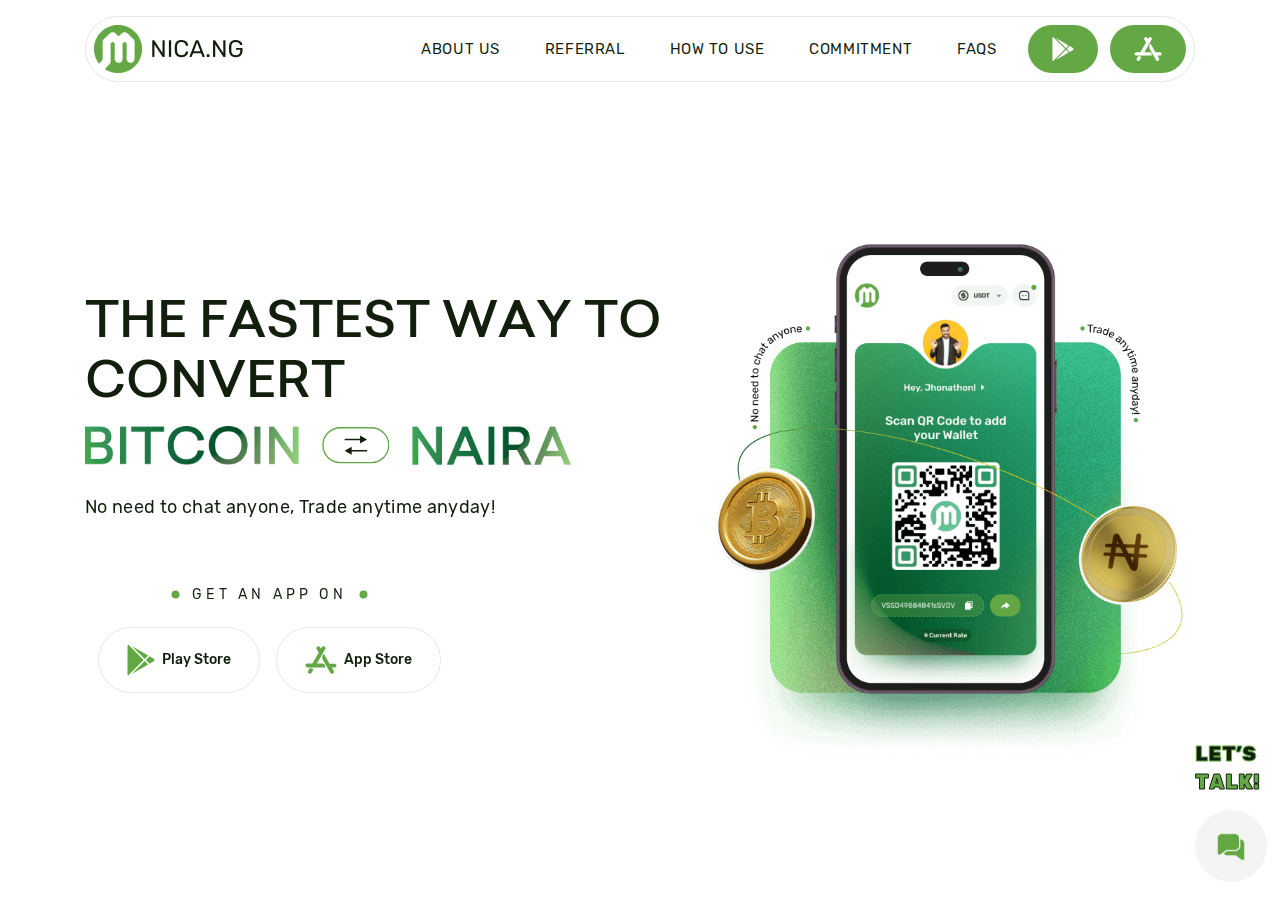
<file: index.html>
<!DOCTYPE html>
<html lang="en">

<head>
    <meta charset="UTF-8">
    <meta http-equiv="X-UA-Compatible" content="IE=edge">
    <meta name="viewport" content="width=device-width, initial-scale=1.0">
    <meta name="robots" content="noindex" />
    <title>Monica: Sell Bitcon Instantly | Home</title>

    <link rel="apple-touch-icon" sizes="180x180" href="./assets/images/favicon/apple-touch-icon.png">
    <link rel="icon" type="image/png" sizes="32x32" href="./assets/images/favicon/favicon-32x32.png">
    <link rel="icon" type="image/png" sizes="16x16" href="./assets/images/favicon/favicon-16x16.png">
    <link rel="manifest" href="./assets/images/favicon/site.webmanifest">
    <link rel="stylesheet" href="./assets/stylesheets/aos.css">
    <link rel="stylesheet" href="./assets/stylesheets/bootstrap.min.css">
    <link rel="stylesheet" href="./assets/stylesheets/style.css">
    <link rel="stylesheet" href="./assets/stylesheets/responsive.css">
</head>

<body>
    <header>
        <div class="container">
            <div class="header-navbar d-flex align-items-center justify-content-between">
                <div class="header-logo">
                    <a href="index.html" class="d-block"><img src="./assets/images/logo/bitcoin-logo.svg" alt="logo"
                            class="img-fluid" /></a>
                </div>
                <div class="header-navigation ms-auto" id="navigation">
                    <ul class="list-unstyled header-navitem d-flex mb-0" id="myDIV">
                        <li>
                            <a href="about-us.html" class="text-uppercase header-navlink">about us</a>
                        </li>
                        <li>
                            <a href="referral.html" class="text-uppercase header-navlink">Referral</a>
                        </li>
                        <li>
                            <a href="how-to-use.html" class="text-uppercase header-navlink">How To use</a>
                        </li>
                        <li>
                            <a href="commitment.html" class="text-uppercase header-navlink">commitment</a>
                        </li>
                        <li>
                            <a href="faqs.html" class="text-uppercase header-navlink">fAQs</a>
                        </li>
                    </ul>
                </div>
                <div class="d-flex align-items-center ms-lg-5 ms-auto ps-4 position-relative z-3">
                    <a href="https://play.google.com/store" target="_blank" class="header-social-links flex-center">
                        <span><i class="flex-center" data-icon="playStore"></i></span>
                    </a>
                    <a href="https://www.apple.com/in/app-store/" target="_blank"
                        class="header-social-links flex-center">
                        <span><i class="flex-center" data-icon="appStore"></i></span>
                    </a>
                </div>
                <div class="hamburger toggle-btn" id="hamburger">
                    <span class="line"></span>
                </div>
            </div>
        </div>
    </header>
    <section class="hero-home">
        <div class="container position-relative">
            <div class="home-hero-img-wrap">
                <img src="./assets/images/cover/hero-main.png" alt="hero-img" data-aos="fade-left"
                    data-aos-duration="1000" data-aos-easing="ease-out-back" data-aos-delay="500">
            </div>
            <div class="row">
                <div class="col-lg-7 col-12">
                    <div class="home-hero-title-container">
                        <h1 class="text-uppercase font-Sailec home-hero-title" data-aos="fade-right"
                            data-aos-duration="900" data-aos-easing="ease-in">The fastest way to
                            convert</h1>
                        <div class="d-flex bitcoin-to-naira-wrap">
                            <div class="text-img-wrap" data-aos="fade-right" data-aos-duration="600"
                                data-aos-easing="ease-in" data-aos-delay="900">
                                <img src="./assets/images/cover/bitcoin-text.png" alt="bitcoin">
                            </div>
                            <div class="converter-img-wrap" data-aos="zoom-in" data-aos-duration="900"
                                data-aos-easing="ease-out-back" data-aos-delay="1300">
                                <i data-icon="converter"></i>
                            </div>
                            <div class="text-img-wrap naira-text-img-wrap" data-aos="fade-right" data-aos-duration="600"
                                data-aos-easing="ease-in" data-aos-delay="900">
                                <img src="./assets/images/cover/naira-text.png" alt="naira">
                            </div>
                        </div>
                        <h4 class="fw-400 home-hero-title-caption" data-aos="fade-right" data-aos-duration="600"
                            data-aos-easing="ease-in" data-aos-delay="1500">No
                            need to chat anyone, Trade anytime anyday!
                        </h4>
                        <div class="d-flex flex-column home-get-app-container align-items-center" data-aos="zoom-in"
                            data-aos-duration="900" data-aos-easing="ease-in" data-aos-delay="2000">
                            <div class="home-hero-get-app-title-wrap">
                                <i data-icon="greenDot"></i>

                                <h5 class="fw-400 text-uppercase mb-0">get an app on</h5>
                                <i data-icon="greenDot"></i>

                            </div>
                            <div class="d-flex social-applinks">
                                <a href="https://play.google.com/store" target="_blank"
                                    class="home-app-btn playstore-btn">
                                    <i data-icon="playStore"></i>
                                    <h5 class="mb-0 ms-3">Play Store</h5>
                                </a>
                                <a href="https://www.apple.com/in/app-store/" target="_blank"
                                    class="home-app-btn appstore-btn">
                                    <i data-icon="appStore"></i>
                                    <h5 class="mb-0 ms-3">App Store</h5>
                                </a>
                            </div>
                        </div>
                    </div>
                </div>
            </div>

            <div class="lets-talk-container" data-aos="fade-up" data-aos-duration="600" data-aos-easing="ease-out-back"
                data-aos-delay="1000">
                <h3 class="text-uppercase font-RunikOne fw-400 lets-text">Let’s</h3>
                <h3 class="text-uppercase font-RunikOne fw-400 talk-text">Talk!</h3>
                <button class="lets-talk-btn"><i data-icon="message"></i></button>
            </div>
        </div>
    </section>


    <script src="./assets/scripts/bootstrap.bundle.min.js"></script>
    <script src="./assets/scripts/custom-icon.js"></script>
    <script src="./assets/scripts/aos.js"></script>
    <script>AOS.init(
            {
                once: true,
                offset: 0
            }
        );</script>
    <script src="./assets/scripts/custom.js"></script>
</body>


</html>
</file>
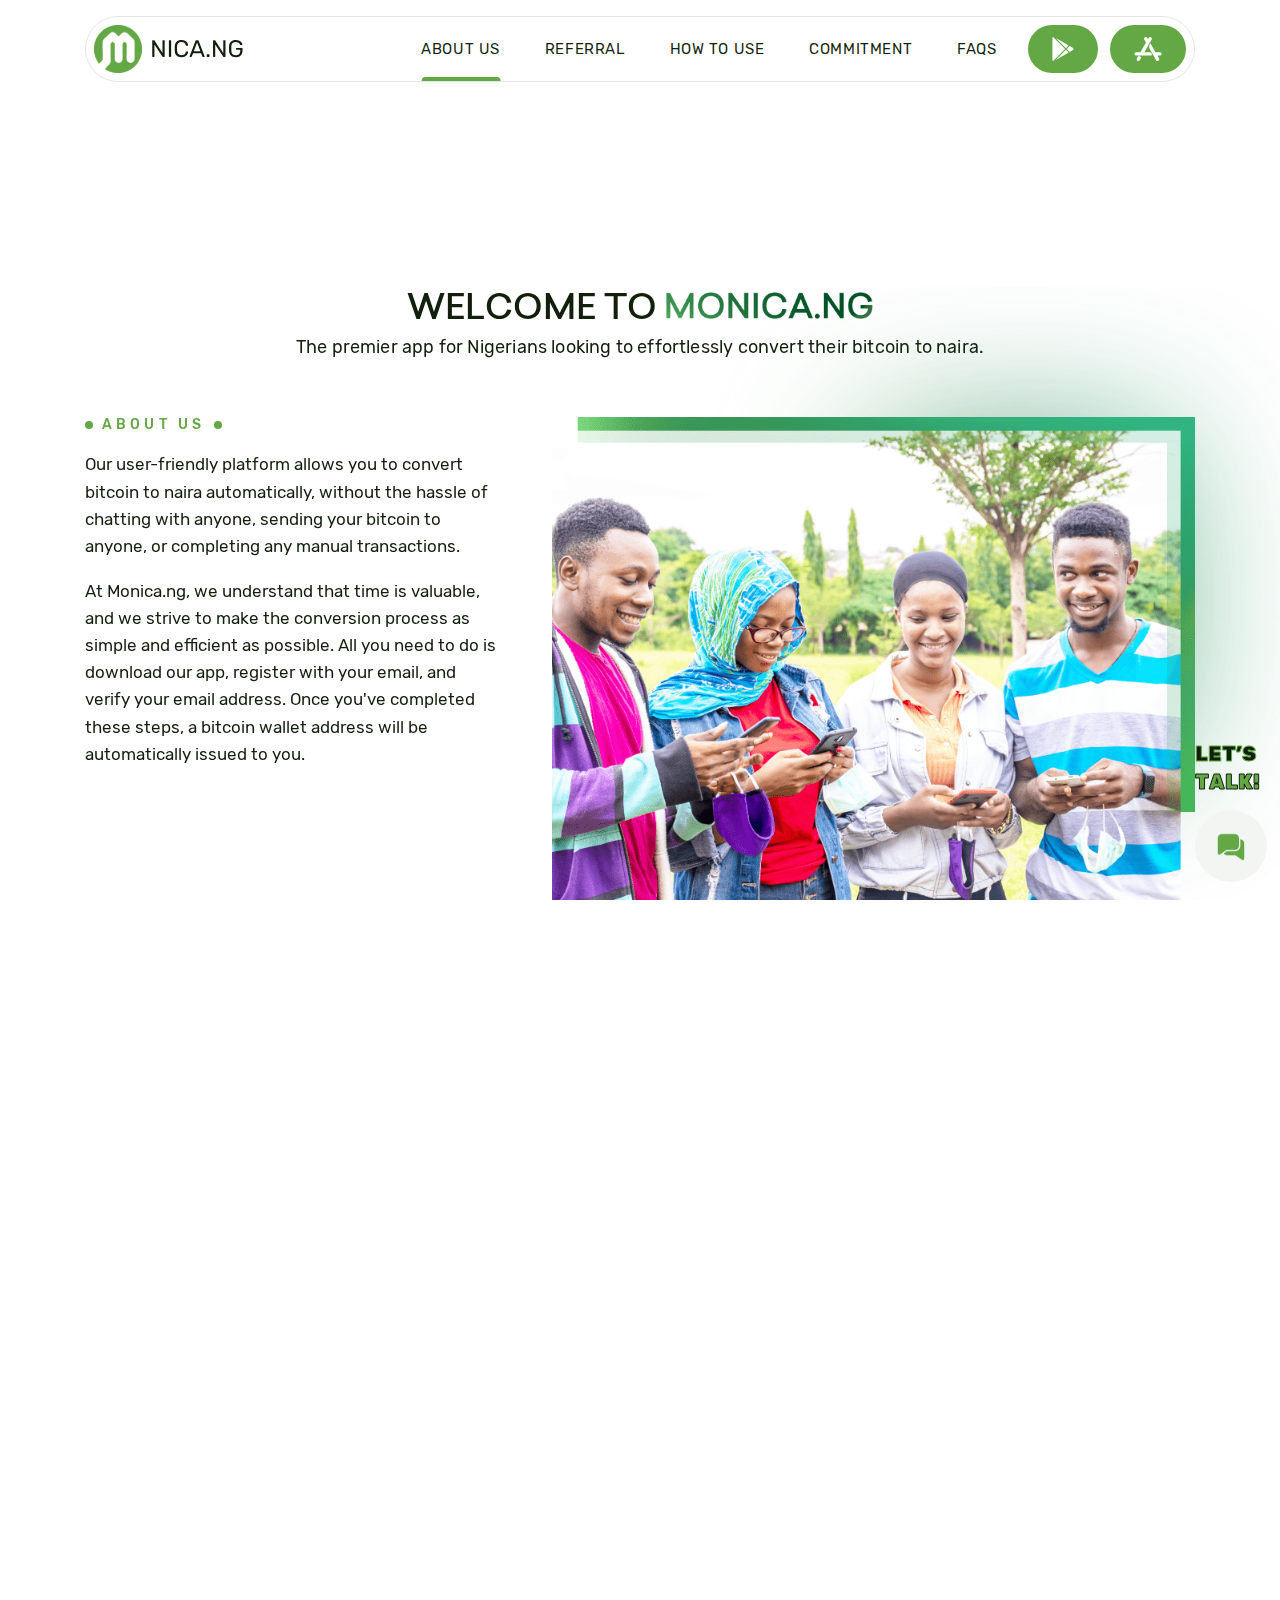
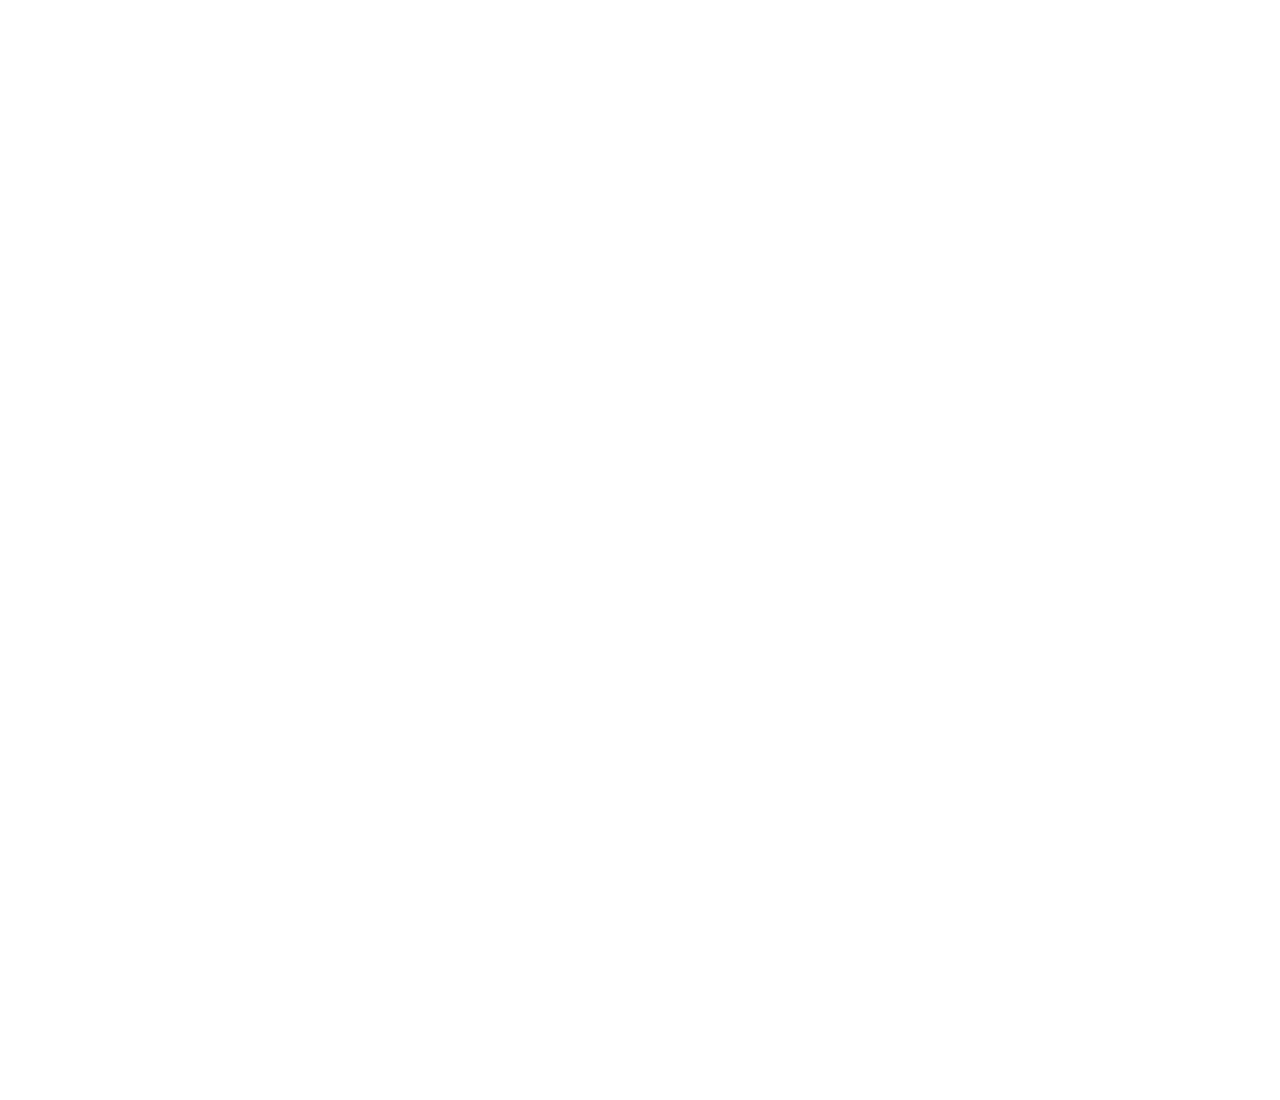
<file: about-us.html>
<!DOCTYPE html>
<html lang="en">

<head>
    <meta charset="UTF-8">
    <meta http-equiv="X-UA-Compatible" content="IE=edge">
    <meta name="viewport" content="width=device-width, initial-scale=1.0">
    <meta name="robots" content="noindex" />
    <title>Monica: Sell Bitcon Instantly | About US</title>

    <link rel="apple-touch-icon" sizes="180x180" href="./assets/images/favicon/apple-touch-icon.png">
    <link rel="icon" type="image/png" sizes="32x32" href="./assets/images/favicon/favicon-32x32.png">
    <link rel="icon" type="image/png" sizes="16x16" href="./assets/images/favicon/favicon-16x16.png">
    <link rel="manifest" href="./assets/images/favicon/site.webmanifest">
    <link rel="stylesheet" type="text/css" href="./assets/stylesheets/fullpage.css" />
    <link rel="stylesheet" href="./assets/stylesheets/aos.css">
    <link rel="stylesheet" href="./assets/stylesheets/bootstrap.min.css">
    <link rel="stylesheet" href="./assets/stylesheets/style.css">
    <link rel="stylesheet" href="./assets/stylesheets/responsive.css">
</head>

<body>
    <!-- // _begin > Header < AVN // -->
    <header>
        <div class="container">
            <div class="header-navbar d-flex align-items-center justify-content-between">
                <div class="header-logo">
                    <a href="index.html" class="d-block"><img src="./assets/images/logo/bitcoin-logo.svg" alt="logo"
                            class="img-fluid" /></a>
                </div>
                <div class="header-navigation ms-auto" id="navigation">
                    <ul class="list-unstyled header-navitem d-flex mb-0" id="myDIV">
                        <li>
                            <a href="about-us.html" class="text-uppercase header-navlink active">about us</a>
                        </li>
                        <li>
                            <a href="referral.html" class="text-uppercase header-navlink">Referral</a>
                        </li>
                        <li>
                            <a href="how-to-use.html" class="text-uppercase header-navlink">How To use</a>
                        </li>
                        <li>
                            <a href="commitment.html" class="text-uppercase header-navlink">commitment</a>
                        </li>
                        <li>
                            <a href="faqs.html" class="text-uppercase header-navlink">fAQs</a>
                        </li>
                    </ul>
                </div>
                <div class="d-flex align-items-center ms-lg-5 ms-auto ps-4 position-relative z-3">
                    <a href="https://play.google.com/store" target="_blank" class="header-social-links flex-center">
                        <span><i class="flex-center" data-icon="playStore"></i></span>
                    </a>
                    <a href="https://www.apple.com/in/app-store/" target="_blank"
                        class="header-social-links flex-center">
                        <span><i class="flex-center" data-icon="appStore"></i></span>
                    </a>
                </div>
                <div class="hamburger toggle-btn" id="hamburger">
                    <span class="line"></span>
                </div>
            </div>
        </div>
    </header>
    <!-- // _ends > Header < AVN // -->

    <!-- // _begin > About Us Section < AVN // -->
    <div id="fullpage">
        <section class="about-us section">
            <div class="container">
                <div class="about-us-hero-title text-center" data-aos="fade-down" data-aos-duration="600"
                    data-aos-easing="ease-out-back" data-aos-delay="400">
                    <div class="d-flex align-items-baseline mb-4 justify-content-center">
                        <h2 class="text-uppercase font-Sailec mb-0 me-3 pe-1">Welcome to</h2>
                        <div class="about-us-monica-text-img-wrap">
                            <img src="./assets/images/cover/monica.ng.png" class="img-fluid" alt="">
                        </div>
                    </div>
                    <p class="mb-0 fw-400 h4 letter-spacing-01">The premier app for Nigerians looking to effortlessly
                        convert their bitcoin to
                        naira.
                    </p>
                </div>
                <div class="row flex-lg-row flex-column-reverse">
                    <div class="col-lg-5">
                        <div class="about-us-title-wrap">
                            <div class="d-flex align-items-center mb-4 pb-3" data-aos="fade-right"
                                data-aos-duration="500" data-aos-easing="ease-out-back" data-aos-delay="500">
                                <span class="dot green d-inline-block"></span>
                                <span
                                    class="d-inline-block text-uppercase text-green letter-spacing text-green mx-3 px-1 h5 mb-0 fw-500">about
                                    us</span>
                                <span class="dot green d-inline-block"></span>
                            </div>
                        </div>
                        <div class="about-us-content-wrap">
                            <p class=" mb-4 pb-3 h4 fw-400" data-aos="fade-right" data-aos-duration="500"
                                data-aos-easing="ease-out-back" data-aos-delay="1000">Our user-friendly platform allows
                                you to convert bitcoin to
                                naira
                                automatically, without the hassle of chatting with anyone, sending your bitcoin to
                                anyone,
                                or
                                completing any manual transactions.</p>
                            <p class="mb-0 h4 fw-400" data-aos="fade-right" data-aos-duration="500"
                                data-aos-easing="ease-out-back" data-aos-delay="1500">At Monica.ng, we understand that
                                time is valuable, and we strive
                                to
                                make
                                the conversion process as simple and efficient as possible. All you need to do is
                                download
                                our
                                app, register with your email, and verify your email address. Once you've completed
                                these
                                steps,
                                a bitcoin wallet address will be automatically issued to you.</p>
                        </div>
                    </div>
                    <div class="col-lg-7">
                        <div class="about-us-img position-relative" data-aos="fade-left" data-aos-duration="500"
                            data-aos-easing="ease-out-back" data-aos-delay="1000">
                            <img src="./assets/images/cover/about-us.png" alt="about-us" class="img-fluid">
                        </div>
                    </div>
                </div>
                <div class="lets-talk-container" id="letsTalk" data-aos="fade-up" data-aos-duration="600"
                    data-aos-easing="ease-out-back" data-aos-delay="900">
                    <h3 class="text-uppercase font-RunikOne fw-400 lets-text">Let’s</h3>
                    <h3 class="text-uppercase font-RunikOne fw-400 talk-text">Talk!</h3>
                    <button class="lets-talk-btn"><i data-icon="message"></i></button>
                </div>
            </div>
        </section>
        <!-- // _ends > About Us Section < AVN // -->

        <!-- // _begin > How It Works Section < AVN // -->
        <section class="how-it-works section">
            <div class="container">
                <div class="row flex-lg-row flex-column-reverse">
                    <div class="col-lg-5">
                        <div class="how-it-works-title-wrap about-us-content-wrap">
                            <div class="d-flex align-items-center mb-4 pb-3" data-aos="fade-right"
                                data-aos-duration="500" data-aos-easing="ease-out-back" data-aos-delay="50">
                                <span class="dot green d-inline-block"></span>
                                <span
                                    class="d-inline-block text-uppercase text-green letter-spacing text-green mx-3 px-1 h5 mb-0 fw-500">how
                                    it
                                    works</span>
                                <span class="dot green d-inline-block"></span>
                            </div>
                            <p class="mb-0 h4 fw-400" data-aos="fade-right" data-aos-duration="500"
                                data-aos-easing="ease-out-back" data-aos-delay="450">From that moment on, any bitcoin
                                received on your wallet will be
                                automatically
                                converted to
                                naira
                                and deposited into your wallet balance. You can then withdraw your naira balance to any
                                bank
                                of
                                your choice.</p>
                        </div>
                        <div class="our-pride-content-wrap" data-aos="fade-up" data-aos-duration="500"
                            data-aos-easing="ease-out-back" data-aos-delay="950">
                            <div class="d-flex mb-5 pb-1">
                                <div class="our-pride-img-wrap">
                                    <img src="./assets/images/cover/our-pride.png" alt="our-pride"
                                        class="img-fluid me-3">
                                </div>
                                <div class="pride-heart-wrap">
                                    <img src="./assets/images/cover/pride.png" alt="pride" class="img-fluid">
                                </div>
                            </div>
                            <p class="h3 small mb-4 pb-2">We take pride in offering a secure, reliable, and
                                user-friendly
                                platform for our valued
                                customers.</p>
                            <p class="h3 small mb-0 fw-500">Our team of experienced professionals is dedicated to
                                ensuring
                                your experience with Monica.ng
                                is both seamless and enjoyable. </p>
                        </div>
                    </div>
                    <div class="col-lg-7">
                        <div class="how-it-works-img" data-aos="fade-left" data-aos-duration="500"
                            data-aos-easing="ease-out-back" data-aos-delay="950">
                            <img src="./assets/images/cover/how-it-works.png" alt="how-it-works" class="img-fluid">
                        </div>
                    </div>
                </div>
            </div>
        </section>
        <!-- // _ends > How It Works Section < AVN // -->


        <!-- // _begin > Why Chooe Us Section < AVN // -->
        <section class=" why-choose-us section">
            <div class="container">
                <div class="row">
                    <div class="col-lg-7" data-aos="fade-right" data-aos-duration="800" data-aos-easing="ease-out-back"
                        data-aos-delay="50">
                        <div class="why-choose-us-img">
                            <div class="d-flex align-items-center mb-5 pb-4">
                                <span class="dot white d-inline-block"></span>
                                <span
                                    class="d-inline-block text-uppercase text-white letter-spacing text-green mx-3 px-1 h5 mb-0 fw-500">why
                                    choose us</span>
                                <span class="dot white d-inline-block"></span>
                            </div>
                            <div class="why-choose-list-wrap">
                                <div class="text-white d-flex align-items-center why-choose-list-items">
                                    <img src="./assets/images/icons/conversion.svg" alt="conversion">
                                    <span class="d-inline-block mb-0 fw-500 letter-spacing-01 ms-4 ps-3">Automatic
                                        conversion of
                                        bitcoin to naira</span>
                                </div>
                                <div class="text-white d-flex align-items-center why-choose-list-items">
                                    <img src="./assets/images/icons/deposit-wallet.svg" alt="deposit-wallet">
                                    <span class="d-inline-block mb-0 fw-500 letter-spacing-01 ms-4 ps-3">Instant deposit
                                        of
                                        naira balance into your wallet</span>
                                </div>
                                <div class="text-white d-flex align-items-center why-choose-list-items">
                                    <img src="./assets/images/icons/withdrawal.svg" alt="withdrawal">
                                    <span class="d-inline-block mb-0 fw-500 letter-spacing-01 ms-4 ps-3">Easy withdrawal
                                        to
                                        any bank of your choice</span>
                                </div>
                                <div class="text-white d-flex align-items-center why-choose-list-items">
                                    <img src="./assets/images/icons/secure-platform.svg" alt="secure-walllet">
                                    <span class="d-inline-block mb-0 fw-500 letter-spacing-01 ms-4 ps-3">Safe and secure
                                        platform</span>
                                </div>
                                <div class="text-white d-flex align-items-center why-choose-list-items">
                                    <img src="./assets/images/icons/customer-support.svg" alt="customer-support">
                                    <span class="d-inline-block mb-0 fw-500 letter-spacing-01 ms-4 ps-3">Friendly and
                                        reliable customer support</span>
                                </div>
                            </div>
                        </div>
                    </div>
                    <div class="col-lg-5">
                        <div class="why-choose-us-content-wrap">
                            <div class="like-img-wrap" data-aos="flip-up" data-aos-duration="800"
                                data-aos-easing="ease-out-back" data-aos-delay="100">
                                <img src="./assets/images/icons/like.png" alt="like" class="img-fluid">
                            </div>
                            <div class="mb-4">
                                <h2 class="text-uppercase font-Sailec mb-3 pe-1" data-aos="fade-left"
                                    data-aos-duration="800" data-aos-easing="ease-out-back" data-aos-delay="300">Thank
                                    you for choosing</h2>
                                <div class="about-us-monica-text-img-wrap" data-aos="fade-left" data-aos-duration="800"
                                    data-aos-easing="ease-out-back" data-aos-delay="600">
                                    <img src="./assets/images/cover/monica.ng.png" class="img-fluid mb-0"
                                        alt="monica.ng">
                                </div>

                            </div>
                            <p class="mb-0 fw-400 h3 letter-spacing-01 text-black" data-aos="fade-left"
                                data-aos-duration="800" data-aos-easing="ease-out-back" data-aos-delay="800">For your
                                bitcoin to naira
                                conversions. We
                                look
                                forward to serving you and providing you with the best possible experience.
                            </p>
                        </div>
                    </div>
                </div>
                <div class="hands-img-wrap">
                    <img src="./assets/images/cover/hands.png" class="img-fluid" alt="hands">
                </div>
            </div>
        </section>
    </div>
    <!-- // _ends > Why Chooe Us Section < AVN // -->

    <script src="./assets/scripts/bootstrap.bundle.min.js"></script>
    <script src="./assets/scripts/custom-icon.js"></script>
    <script src="./assets/scripts/aos.js"></script>
    <script type="text/javascript" src="./assets/scripts/fullpage.js"></script>
    <script src="./assets/scripts/custom.js"></script>
</body>


</html>
</file>
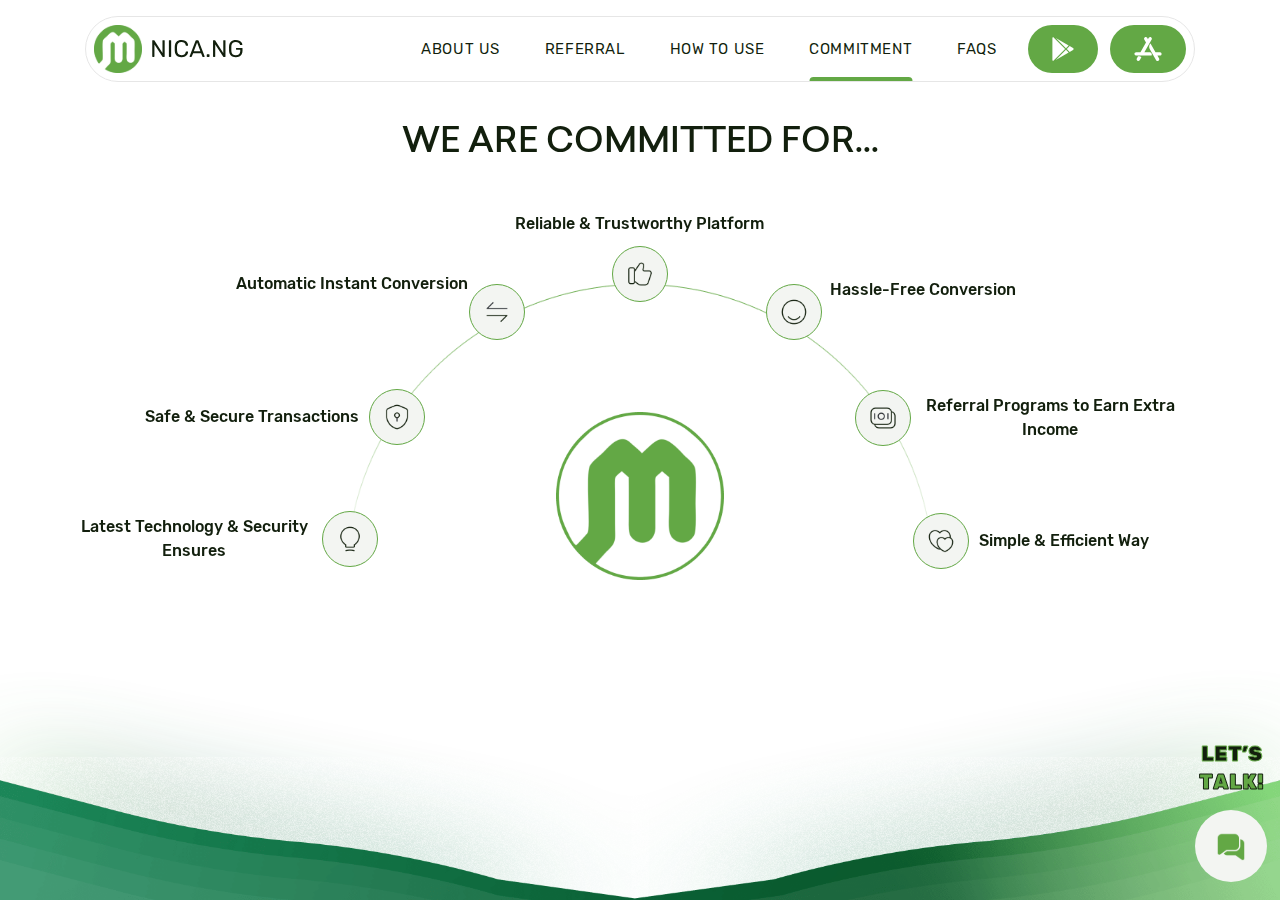
<file: commitment.html>
<!DOCTYPE html>
<html lang="en">

<head>
    <meta charset="UTF-8">
    <meta http-equiv="X-UA-Compatible" content="IE=edge">
    <meta name="viewport" content="width=device-width, initial-scale=1.0">
    <meta name="robots" content="noindex" />
    <title>Monica: Sell Bitcon Instantly | Commitment</title>

    <link rel="apple-touch-icon" sizes="180x180" href="./assets/images/favicon/apple-touch-icon.png">
    <link rel="icon" type="image/png" sizes="32x32" href="./assets/images/favicon/favicon-32x32.png">
    <link rel="icon" type="image/png" sizes="16x16" href="./assets/images/favicon/favicon-16x16.png">
    <link rel="manifest" href="./assets/images/favicon/site.webmanifest">
    <link rel="stylesheet" href="./assets/stylesheets/aos.css">
    <link rel="stylesheet" href="./assets/stylesheets/bootstrap.min.css">
    <link rel="stylesheet" href="./assets/stylesheets/style.css">
    <link rel="stylesheet" href="./assets/stylesheets/responsive.css">
</head>

<body>
    <!-- // _begin > Header < AVN // -->
    <header>
        <div class="container">

            <div class="header-navbar d-flex align-items-center justify-content-between">
                <div class="header-logo">
                    <a href="index.html" class="d-block"><img src="./assets/images/logo/bitcoin-logo.svg" alt="logo"
                            class="img-fluid" /></a>
                </div>
                <div class="header-navigation ms-auto" id="navigation">
                    <ul class="list-unstyled header-navitem d-flex mb-0" id="myDIV">
                        <li>
                            <a href="about-us.html" class="text-uppercase header-navlink">about us</a>
                        </li>
                        <li>
                            <a href="referral.html" class="text-uppercase header-navlink">Referral</a>
                        </li>
                        <li>
                            <a href="how-to-use.html" class="text-uppercase header-navlink">How To use</a>
                        </li>
                        <li>
                            <a href="commitment.html" class="text-uppercase header-navlink active">commitment</a>
                        </li>
                        <li>
                            <a href="faqs.html" class="text-uppercase header-navlink">fAQs</a>
                        </li>
                    </ul>
                </div>
                <div class="d-flex align-items-center ms-lg-5 ms-auto ps-4 position-relative z-3">
                    <a href="https://play.google.com/store" target="_blank" class="header-social-links flex-center">
                        <span><i class="flex-center" data-icon="playStore"></i></span>
                    </a>
                    <a href="https://www.apple.com/in/app-store/" target="_blank"
                        class="header-social-links flex-center">
                        <span><i class="flex-center" data-icon="appStore"></i></span>
                    </a>
                </div>
                <div class="hamburger toggle-btn" id="hamburger">
                    <span class="line"></span>
                </div>
            </div>
        </div>
    </header>
    <!-- // _ends > Header < AVN // -->

    <!-- // _begin > Commitment Section < AVN // -->
    <section class="commitment-wrap text-center position-relative  commitment">
        <div class="container">
            <div class="commitment-img-container">
                <div class="commitment-blur-img-wrap">
                    <img src="./assets/images/backgrounds/commitment-bg.png" alt="commitment"
                        class="img-fluid commitment-img">
                </div>
            </div>
            <div class="commitment-title-wrap">
                <h2 class="text-uppercase font-Sailec text-center" data-aos="fade-right" data-aos-duration="900"
                    data-aos-delay="100" data-aos-easing="ease-out-back">we are committed For...</h2>
            </div>
            <div class="position-relative commitment-img-wrap">
                <img src="./assets/images/cover/circle-img.png" class="circle-img" alt="circle-img">
                <img src="./assets/images/cover/commitment-logo.png" class="commitment-logo d-block d-lg-none" alt="">
                <div class="committed-steps committed-steps-1">
                    <div class="committed-steps-inner position-relative">
                        <div class="flex-center committed-steps-circle">
                            <img src="./assets/images/icons/technology.png" alt="technology" class="">
                        </div>
                        <div class="position-absolute committed-steps-inner-content">
                            <span class="d-inline-block fw-500 mb-0" data-aos="zoom-in" data-aos-duration="900"
                                data-aos-delay="200" data-aos-easing="ease-out-back">Latest Technology & Security
                                Ensures</span>
                        </div>
                    </div>
                </div>
                <div class="committed-steps committed-steps-2">
                    <div class="committed-steps-inner position-relative">
                        <div class="flex-center committed-steps-circle">
                            <img src="./assets/images/icons/secure.png" alt="secure" class="">
                        </div>
                        <div class="position-absolute committed-steps-inner-content">
                            <span class="d-inline-block fw-500 mb-0" data-aos="zoom-in" data-aos-duration="900"
                                data-aos-delay="300" data-aos-easing="ease-out-back">Safe & Secure Transactions</span>
                        </div>
                    </div>
                </div>
                <div class="committed-steps committed-steps-3">
                    <div class="committed-steps-inner position-relative">
                        <div class="flex-center committed-steps-circle">
                            <img src="./assets/images/icons/conversion.png" alt="conversion" class="">
                        </div>
                        <div class="position-absolute committed-steps-inner-content">
                            <span class="d-inline-block fw-500 mb-0" data-aos="zoom-in" data-aos-duration="900"
                                data-aos-delay="400" data-aos-easing="ease-out-back">Automatic Instant Conversion</span>
                        </div>
                    </div>
                </div>
                <div class="committed-steps committed-steps-4">
                    <div class="committed-steps-inner position-relative">
                        <div class="flex-center committed-steps-circle">
                            <img src="./assets/images/icons/reliable.png" alt="reliable" class="">
                        </div>
                        <div class="position-absolute committed-steps-inner-content">
                            <span class="d-inline-block fw-500 mb-0" data-aos="zoom-in" data-aos-duration="900"
                                data-aos-delay="500" data-aos-easing="ease-out-back">Reliable & Trustworthy
                                Platform</span>
                        </div>
                    </div>
                </div>
                <div class="committed-steps committed-steps-5">
                    <div class="committed-steps-inner position-relative">
                        <div class="flex-center committed-steps-circle">
                            <img src="./assets/images/icons/hassle-free.png" alt="hassle-free" class="">
                        </div>
                        <div class="position-absolute committed-steps-inner-content">
                            <span class="d-inline-block fw-500 mb-0" data-aos="zoom-in" data-aos-duration="900"
                                data-aos-delay="600" data-aos-easing="ease-out-back">Hassle-Free Conversion</span>
                        </div>
                    </div>
                </div>
                <div class="committed-steps committed-steps-6">
                    <div class="committed-steps-inner position-relative">
                        <div class="flex-center committed-steps-circle">
                            <img src="./assets/images/icons/referral.png" alt="referral" class="">
                        </div>
                        <div class="position-absolute committed-steps-inner-content">
                            <span class="d-inline-block fw-500 mb-0" data-aos="zoom-in" data-aos-duration="900"
                                data-aos-delay="700" data-aos-easing="ease-out-back">Referral Programs to Earn Extra
                                Income</span>
                        </div>
                    </div>
                </div>
                <div class="committed-steps committed-steps-7">
                    <div class="committed-steps-inner position-relative">
                        <div class="flex-center committed-steps-circle">
                            <img src="./assets/images/icons/efficient.png" alt="efficient" class="">
                        </div>
                        <div class="position-absolute committed-steps-inner-content">
                            <span class="d-inline-block fw-500 mb-0" data-aos="zoom-in" data-aos-duration="900"
                                data-aos-delay="800" data-aos-easing="ease-out-back">Simple & Efficient Way</span>
                        </div>
                    </div>
                </div>
                <img src="./assets/images/cover/commitment-logo.png" class="commitment-logo d-none d-lg-block" alt="">
            </div>
            <div class="lets-talk-container" id="letsTalk" data-aos="fade-up" data-aos-duration="600"
                data-aos-easing="ease-out-back" data-aos-delay="1000">
                <h3 class="text-uppercase font-RunikOne fw-400 lets-text">Let’s</h3>
                <h3 class="text-uppercase font-RunikOne fw-400 talk-text">Talk!</h3>
                <button class="lets-talk-btn"><i data-icon="message"></i></button>
            </div>
        </div>


    </section>
    <!-- // _ends > Commitment Section < AVN // -->

    <script src="./assets/scripts/bootstrap.bundle.min.js"></script>
    <script src="./assets/scripts/custom-icon.js"></script>
    <script src="./assets/scripts/aos.js"></script>
    <script>AOS.init(
            {
                once: true,
                offset: 0
            }
        );</script>
    <script src="./assets/scripts/custom.js"></script>

</body>


</html>
</file>
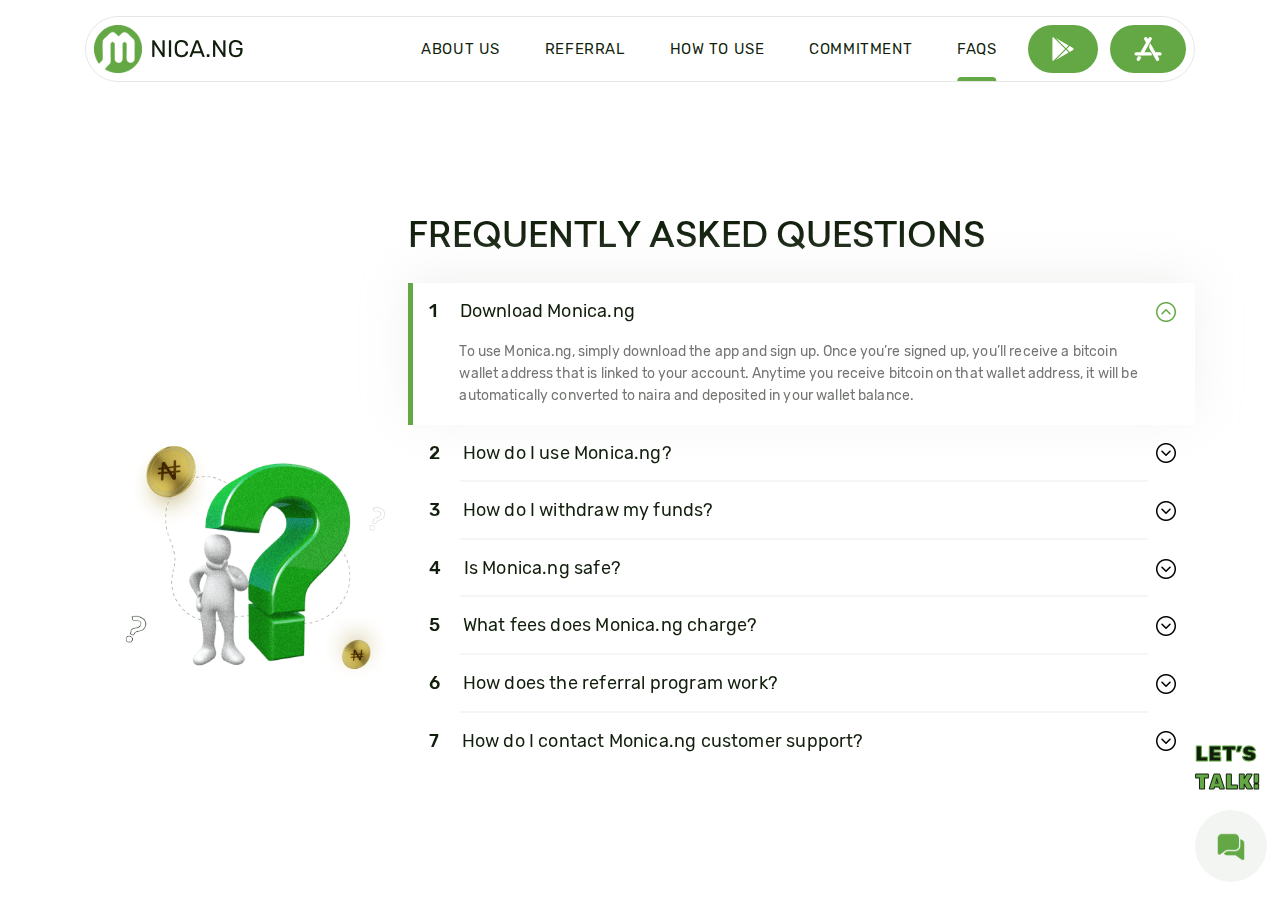
<file: faqs.html>
<!DOCTYPE html>
<html lang="en">

<head>
    <meta charset="UTF-8">
    <meta http-equiv="X-UA-Compatible" content="IE=edge">
    <meta name="viewport" content="width=device-width, initial-scale=1.0">
    <title>Monica: Sell Bitcon Instantly | FAQ</title>
    <link rel="apple-touch-icon" sizes="180x180" href="./assets/images/favicon/apple-touch-icon.png">
    <link rel="icon" type="image/png" sizes="32x32" href="./assets/images/favicon/favicon-32x32.png">
    <link rel="icon" type="image/png" sizes="16x16" href="./assets/images/favicon/favicon-16x16.png">
    <link rel="manifest" href="./assets/images/favicon/site.webmanifest">
    <link rel="stylesheet" href="./assets/stylesheets/aos.css">
    <link rel="stylesheet" href="./assets/stylesheets/bootstrap.min.css">
    <link rel="stylesheet" href="./assets/stylesheets/style.css">
    <link rel="stylesheet" href="./assets/stylesheets/responsive.css">
</head>

<body>
    <header>
        <div class="container">
            <div class="header-navbar d-flex align-items-center justify-content-between">
                <div class="header-logo">
                    <a href="index.html" class="d-block"><img src="./assets/images/logo/bitcoin-logo.svg" alt="logo"
                            class="img-fluid" /></a>
                </div>
                <div class="header-navigation ms-auto" id="navigation">
                    <ul class="list-unstyled header-navitem d-flex mb-0" id="myDIV">
                        <li>
                            <a href="about-us.html" class="text-uppercase header-navlink">about us</a>
                        </li>
                        <li>
                            <a href="referral.html" class="text-uppercase header-navlink">Referral</a>
                        </li>
                        <li>
                            <a href="how-to-use.html" class="text-uppercase header-navlink">How To use</a>
                        </li>
                        <li>
                            <a href="commitment.html" class="text-uppercase header-navlink">commitment</a>
                        </li>
                        <li>
                            <a href="faqs.html" class="text-uppercase header-navlink active">fAQs</a>
                        </li>
                    </ul>
                </div>
                <div class="d-flex align-items-center ms-lg-5 ms-auto ps-4 position-relative z-3">
                    <a href="https://play.google.com/store" target="_blank" class="header-social-links flex-center">
                        <span><i class="flex-center" data-icon="playStore"></i></span>
                    </a>
                    <a href="https://www.apple.com/in/app-store/" target="_blank"
                        class="header-social-links flex-center">
                        <span><i class="flex-center" data-icon="appStore"></i></span>
                    </a>
                </div>
                <div class="hamburger toggle-btn" id="hamburger">
                    <span class="line"></span>
                </div>
            </div>
        </div>
    </header>
    <section class="faq-section">
        <div class="container">
            <div class="faq-question-mark-wrap" data-aos="fade-right" data-aos-duration="800"
                data-aos-easing="ease-out-back" data-aos-delay="100">
                <img src="./assets/images/cover/faq-question-mark.png" alt="faq-question-mark">
            </div>
            <div>
                <div class="faq-accordion-container">
                    <h2 class="font-Sailec text-uppercase" data-aos="fade-left" data-aos-duration="800"
                        data-aos-easing="ease-out-back" data-aos-delay="50">Frequently Asked Questions</h2>
                    <div class="accordion faq-accordion" id="accordionExample">
                        <div class="accordion-item" data-aos="fade-left" data-aos-duration="800"
                            data-aos-easing="ease-out-back" data-aos-delay="400">
                            <h2 class="accordion-header">
                                <button class="accordion-button" type="button" data-bs-toggle="collapse"
                                    data-bs-target="#collapseOne" aria-expanded="true" aria-controls="collapseOne">
                                    <div class="faq-accordion-title-wrap">
                                        <h4 class="faq-accordion-num mb-0">1</h4>
                                        <h4 class="faq-accordion-title fw-400 mb-0">Download Monica.ng</h4>
                                    </div>
                                </button>
                            </h2>
                            <div id="collapseOne" class="accordion-collapse collapse show"
                                data-bs-parent="#accordionExample">
                                <div class="accordion-body">
                                    <h5 class="mb-0 faq-accordion-text">To use Monica.ng, simply download the app
                                        and
                                        sign up. Once you’re
                                        signed up,
                                        you’ll receive a bitcoin wallet address that is linked to your account.
                                        Anytime
                                        you receive bitcoin on that wallet address, it will be automatically
                                        converted
                                        to naira and deposited in your wallet balance.</h5>
                                </div>
                            </div>
                        </div>
                        <div class="accordion-item" data-aos="fade-left" data-aos-duration="800"
                            data-aos-easing="ease-out-back" data-aos-delay="450">
                            <h2 class="accordion-header">
                                <button class="accordion-button collapsed" type="button" data-bs-toggle="collapse"
                                    data-bs-target="#collapseTwo" aria-expanded="false" aria-controls="collapseTwo">
                                    <div class="faq-accordion-title-wrap">
                                        <h4 class="faq-accordion-num mb-0">2</h4>
                                        <h4 class="faq-accordion-title fw-400 mb-0">How do I use Monica.ng?</h4>
                                    </div>
                                </button>
                            </h2>
                            <div id="collapseTwo" class="accordion-collapse collapse"
                                data-bs-parent="#accordionExample">
                                <div class="accordion-body">
                                    <h5 class="mb-0 faq-accordion-text">To use Monica.ng, simply download the app
                                        and
                                        sign up. Once you’re
                                        signed up,
                                        you’ll receive a bitcoin wallet address that is linked to your account.
                                        Anytime
                                        you receive bitcoin on that wallet address, it will be automatically
                                        converted
                                        to naira and deposited in your wallet balance.</h5>
                                </div>
                            </div>
                        </div>
                        <div class="accordion-item" data-aos="fade-left" data-aos-duration="800"
                            data-aos-easing="ease-out-back" data-aos-delay="500">
                            <h2 class="accordion-header">
                                <button class="accordion-button collapsed" type="button" data-bs-toggle="collapse"
                                    data-bs-target="#collapseThree" aria-expanded="false" aria-controls="collapseThree">
                                    <div class="faq-accordion-title-wrap">
                                        <h4 class="faq-accordion-num mb-0">3</h4>
                                        <h4 class="faq-accordion-title fw-400 mb-0">How do I withdraw my funds?</h4>
                                    </div>
                                </button>
                            </h2>
                            <div id="collapseThree" class="accordion-collapse collapse"
                                data-bs-parent="#accordionExample">
                                <div class="accordion-body">
                                    <h5 class="mb-0 faq-accordion-text">To use Monica.ng, simply download the app
                                        and
                                        sign up. Once you’re
                                        signed up,
                                        you’ll receive a bitcoin wallet address that is linked to your account.
                                        Anytime
                                        you receive bitcoin on that wallet address, it will be automatically
                                        converted
                                        to naira and deposited in your wallet balance.</h5>
                                </div>
                            </div>
                        </div>
                        <div class="accordion-item" data-aos="fade-left" data-aos-duration="800"
                            data-aos-easing="ease-out-back" data-aos-delay="550">
                            <h2 class="accordion-header">
                                <button class="accordion-button collapsed" type="button" data-bs-toggle="collapse"
                                    data-bs-target="#collapseFour" aria-expanded="false" aria-controls="collapseFour">
                                    <div class="faq-accordion-title-wrap">
                                        <h4 class="faq-accordion-num mb-0">4</h4>
                                        <h4 class="faq-accordion-title fw-400 mb-0">Is Monica.ng safe?</h4>
                                    </div>
                                </button>
                            </h2>
                            <div id="collapseFour" class="accordion-collapse collapse"
                                data-bs-parent="#accordionExample">
                                <div class="accordion-body">
                                    <h5 class="mb-0 faq-accordion-text">To use Monica.ng, simply download the app
                                        and
                                        sign up. Once you’re
                                        signed up,
                                        you’ll receive a bitcoin wallet address that is linked to your account.
                                        Anytime
                                        you receive bitcoin on that wallet address, it will be automatically
                                        converted
                                        to naira and deposited in your wallet balance.</h5>
                                </div>
                            </div>
                        </div>
                        <div class="accordion-item" data-aos="fade-left" data-aos-duration="800"
                            data-aos-easing="ease-out-back" data-aos-delay="600">
                            <h2 class="accordion-header">
                                <button class="accordion-button collapsed" type="button" data-bs-toggle="collapse"
                                    data-bs-target="#collapseFive" aria-expanded="false" aria-controls="collapseFive">
                                    <div class="faq-accordion-title-wrap">
                                        <h4 class="faq-accordion-num mb-0">5</h4>
                                        <h4 class="faq-accordion-title fw-400 mb-0">What fees does Monica.ng charge?
                                        </h4>
                                    </div>
                                </button>
                            </h2>
                            <div id="collapseFive" class="accordion-collapse collapse"
                                data-bs-parent="#accordionExample">
                                <div class="accordion-body">
                                    <h5 class="mb-0 faq-accordion-text">To use Monica.ng, simply download the app
                                        and
                                        sign up. Once you’re
                                        signed up,
                                        you’ll receive a bitcoin wallet address that is linked to your account.
                                        Anytime
                                        you receive bitcoin on that wallet address, it will be automatically
                                        converted
                                        to naira and deposited in your wallet balance.</h5>
                                </div>
                            </div>
                        </div>
                        <div class="accordion-item" data-aos="fade-left" data-aos-duration="800"
                            data-aos-easing="ease-out-back" data-aos-delay="650">
                            <h2 class="accordion-header">
                                <button class="accordion-button collapsed" type="button" data-bs-toggle="collapse"
                                    data-bs-target="#collapseSix" aria-expanded="false" aria-controls="collapseSix">
                                    <div class="faq-accordion-title-wrap">
                                        <h4 class="faq-accordion-num mb-0">6</h4>
                                        <h4 class="faq-accordion-title fw-400 mb-0">How does the referral program
                                            work?
                                        </h4>
                                    </div>
                                </button>
                            </h2>
                            <div id="collapseSix" class="accordion-collapse collapse"
                                data-bs-parent="#accordionExample">
                                <div class="accordion-body">
                                    <h5 class="mb-0 faq-accordion-text">To use Monica.ng, simply download the app
                                        and
                                        sign up. Once you’re
                                        signed up,
                                        you’ll receive a bitcoin wallet address that is linked to your account.
                                        Anytime
                                        you receive bitcoin on that wallet address, it will be automatically
                                        converted
                                        to naira and deposited in your wallet balance.</h5>
                                </div>
                            </div>
                        </div>
                        <div class="accordion-item" data-aos="fade-left" data-aos-duration="800"
                            data-aos-easing="ease-out-back" data-aos-delay="700">
                            <h2 class="accordion-header">
                                <button class="accordion-button collapsed" type="button" data-bs-toggle="collapse"
                                    data-bs-target="#collapseSeven" aria-expanded="false" aria-controls="collapseSeven">
                                    <div class="faq-accordion-title-wrap">
                                        <h4 class="faq-accordion-num mb-0">7</h4>
                                        <h4 class="faq-accordion-title fw-400 mb-0">How do I contact Monica.ng
                                            customer
                                            support?</h4>
                                    </div>
                                </button>
                            </h2>
                            <div id="collapseSeven" class="accordion-collapse collapse"
                                data-bs-parent="#accordionExample">
                                <div class="accordion-body">
                                    <h5 class="mb-0 faq-accordion-text">To use Monica.ng, simply download the app
                                        and
                                        sign up. Once you’re
                                        signed up,
                                        you’ll receive a bitcoin wallet address that is linked to your account.
                                        Anytime
                                        you receive bitcoin on that wallet address, it will be automatically
                                        converted
                                        to naira and deposited in your wallet balance.</h5>
                                </div>
                            </div>
                        </div>
                    </div>
                </div>
                <div class="lets-talk-container" id="letsTalk" data-aos="fade-up" data-aos-duration="600"
                    data-aos-easing="ease-out-back" data-aos-delay="1000">
                    <h3 class="text-uppercase font-RunikOne fw-400 lets-text">Let’s</h3>
                    <h3 class="text-uppercase font-RunikOne fw-400 talk-text">Talk!</h3>
                    <button class="lets-talk-btn"><i data-icon="message"></i></button>
                </div>
            </div>
        </div>
    </section>

    <script src="./assets/scripts/bootstrap.bundle.min.js"></script>
    <script src="./assets/scripts/custom-icon.js"></script>
    <script src="./assets/scripts/aos.js"></script>
    <script>AOS.init({
            once: true,
            offset: 0
        })</script>
    <script src="./assets/scripts/custom.js"></script>
</body>

</html>
</file>
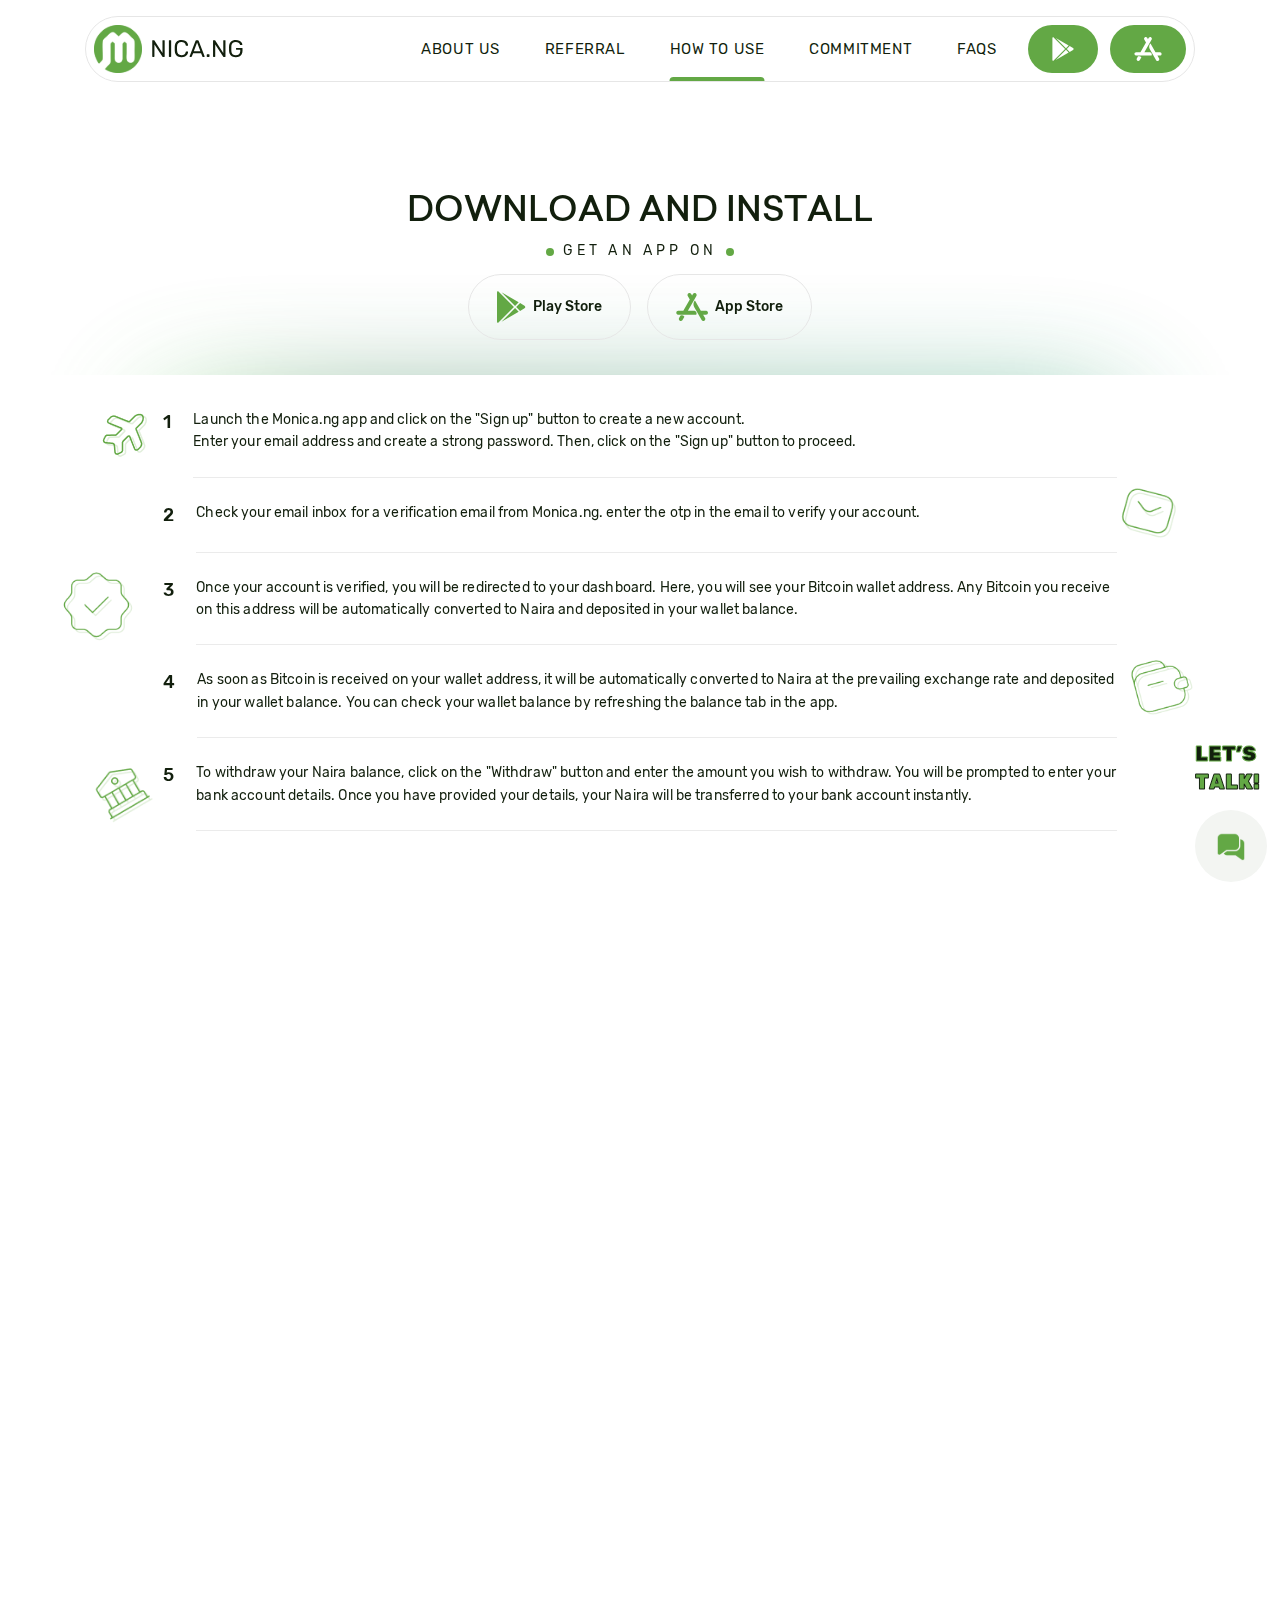
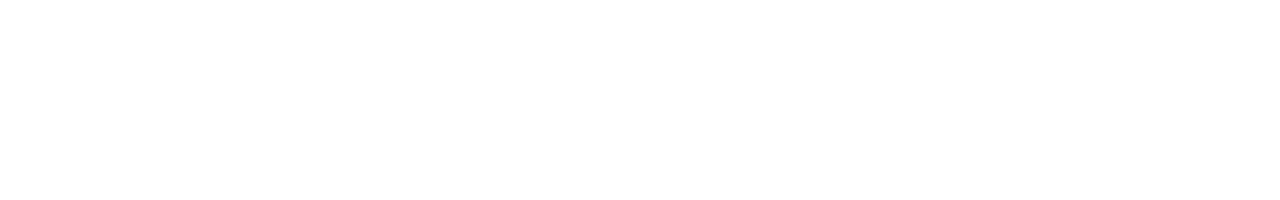
<file: how-to-use.html>
<!DOCTYPE html>
<html lang="en">

<head>
    <meta charset="UTF-8">
    <meta http-equiv="X-UA-Compatible" content="IE=edge">
    <meta name="viewport" content="width=device-width, initial-scale=1.0">
    <meta name="robots" content="noindex" />
    <title>Monica: Sell Bitcon Instantly | How To Use</title>
    <link rel="apple-touch-icon" sizes="180x180" href="./assets/images/favicon/apple-touch-icon.png">
    <link rel="icon" type="image/png" sizes="32x32" href="./assets/images/favicon/favicon-32x32.png">
    <link rel="icon" type="image/png" sizes="16x16" href="./assets/images/favicon/favicon-16x16.png">
    <link rel="manifest" href="./assets/images/favicon/site.webmanifest">
    <link rel="apple-touch-icon" sizes="180x180" href="favicon/apple-touch-icon.png">
    <link rel="icon" type="image/png" sizes="32x32" href="favicon/favicon-32x32.png">
    <link rel="icon" type="image/png" sizes="16x16" href="favicon/favicon-16x16.png">
    <link rel="manifest" href="favicon/site.webmanifest">
    <link rel="stylesheet" type="text/css" href="./assets/stylesheets/fullpage.css" />
    <link rel="stylesheet" href="./assets/stylesheets/aos.css">
    <link rel="stylesheet" href="./assets/stylesheets/bootstrap.min.css">
    <link rel="stylesheet" href="./assets/stylesheets/style.css">
    <link rel="stylesheet" href="./assets/stylesheets/responsive.css">
</head>

<body>
    <!-- // _begin > Header < AVN // -->
    <header>
        <div class="container">
            <div class="header-navbar d-flex align-items-center justify-content-between">
                <div class="header-logo">
                    <a href="index.html" class="d-block"><img src="./assets/images/logo/bitcoin-logo.svg" alt="logo"
                            class="img-fluid" /></a>
                </div>
                <div class="header-navigation ms-auto" id="navigation">
                    <ul class="list-unstyled header-navitem d-flex mb-0" id="myDIV">
                        <li>
                            <a href="about-us.html" class="text-uppercase header-navlink">about us</a>
                        </li>
                        <li>
                            <a href="referral.html" class="text-uppercase header-navlink">Referral</a>
                        </li>
                        <li>
                            <a href="how-to-use.html" class="text-uppercase header-navlink active">How To use</a>
                        </li>
                        <li>
                            <a href="commitment.html" class="text-uppercase header-navlink">commitment</a>
                        </li>
                        <li>
                            <a href="faqs.html" class="text-uppercase header-navlink">fAQs</a>
                        </li>
                    </ul>
                </div>
                <div class="d-flex align-items-center ms-lg-5 ms-auto ps-4 position-relative z-3">
                    <a href="https://play.google.com/store" target="_blank" class="header-social-links flex-center">
                        <span><i class="flex-center" data-icon="playStore"></i></span>
                    </a>
                    <a href="https://www.apple.com/in/app-store/" target="_blank"
                        class="header-social-links flex-center">
                        <span><i class="flex-center" data-icon="appStore"></i></span>
                    </a>
                </div>
                <div class="hamburger toggle-btn" id="hamburger">
                    <span class="line"></span>
                </div>
            </div>
        </div>
    </header>
    <!-- // _ends > Header < AVN // -->

    <!-- // _begin > Download and Install Section < AVN // -->
    <div id="fullpage">
        <section class="section download-install">
            <div class="download-install-spacing">
                <div class="container">
                    <div class="download-and-install-title-wrap text-center" data-aos="fade-down"
                        data-aos-duration="600" data-aos-delay="100" data-aos-easing="ease-out-back">
                        <h2 class="text-uppercase font-Sailec mb-md-4 pb-md-2 mb-5">Download and
                            install
                        </h2>
                        <div class="d-flex align-items-center mb-md-4 pb-md-2 mb-5 justify-content-center">
                            <span class="dot green d-inline-block"></span>
                            <span
                                class="d-inline-block text-uppercase text-dark-black letter-spacing text-green mx-3 px-1 h5 mb-0 fw-400">get
                                an app on</span>
                            <span class="dot green d-inline-block"></span>
                        </div>
                        <div class="d-flex justify-content-center social-applinks">
                            <a href="https://play.google.com/store" target="_blank" class="home-app-btn">
                                <i data-icon="playStoreGreen"></i>
                                <h5 class="mb-0 0 ms-md-3 ms-4">Play Store</h5>
                            </a>
                            <a href="https://www.apple.com/in/app-store/" target="_blank" class="home-app-btn">
                                <i data-icon="appStoreGreen"></i>
                                <h5 class="mb-0 0 ms-md-3 ms-4">App Store</h5>
                            </a>
                        </div>
                    </div>
                </div>
                <div class="download-and-install-stpes-spacing">
                    <div class="container">
                        <div class="download-and-install-stpes-wrap">
                            <div class="d-flex download-and-install-stpes-wrap-inner position-relative"
                                data-aos="fade-right" data-aos-duration="800" data-aos-delay="100"
                                data-aos-easing="ease-out-back">
                                <img src="./assets/images/icons/launch.png" alt="airplane"
                                    class="airplane-img position-absolute download-and-install-icons-img">
                                <span class="d-inline-block number-wrap fw-500 letter-spacing-01">1</span>
                                <p class="h5 mb-0 fw-400 letter-spacing-01">Launch the Monica.ng app and click on the
                                    "Sign
                                    up"
                                    button to create a new
                                    account.
                                    <span class="d-block mb-0 fw-400">Enter your email address and create a strong
                                        password.
                                        Then,
                                        click on the "Sign up"
                                        button to
                                        proceed.</span>
                                </p>
                            </div>
                            <div class="d-flex download-and-install-stpes-wrap-inner position-relative"
                                data-aos="fade-right" data-aos-duration="800" data-aos-delay="150"
                                data-aos-easing="ease-out-back">
                                <img src="./assets/images/icons/email.png" alt="email"
                                    class="email-img position-absolute download-and-install-icons-img">
                                <span class="d-inline-block number-wrap fw-500 letter-spacing-01">2</span>
                                <p class="h5 mb-0 fw-400 letter-spacing-01">Check your email inbox for a verification
                                    email
                                    from
                                    Monica.ng. enter the otp in the email to verify your account.
                                </p>
                            </div>
                            <div class="d-flex download-and-install-stpes-wrap-inner position-relative"
                                data-aos="fade-right" data-aos-duration="800" data-aos-delay="200"
                                data-aos-easing="ease-out-back">
                                <img src="./assets/images/icons/verified.png" alt="verify"
                                    class="verify-img position-absolute download-and-install-icons-img">
                                <span class="d-inline-block number-wrap fw-500 letter-spacing-01">3</span>
                                <p class="h5 mb-0 fw-400 letter-spacing-01">Once your account is verified, you will be
                                    redirected to
                                    your dashboard. Here, you will see your Bitcoin wallet address. Any Bitcoin you
                                    receive
                                    on
                                    this
                                    address will be automatically converted to Naira and deposited in your wallet
                                    balance.
                                </p>
                            </div>
                            <div class="d-flex download-and-install-stpes-wrap-inner position-relative"
                                data-aos="fade-right" data-aos-duration="800" data-aos-delay="250"
                                data-aos-easing="ease-out-back">
                                <img src="./assets/images/icons/walet.png" alt="wallet"
                                    class="wallet-img position-absolute download-and-install-icons-img">
                                <span class="d-inline-block number-wrap fw-500 letter-spacing-01">4</span>
                                <p class="h5 mb-0 fw-400 letter-spacing-01">As soon as Bitcoin is received on your
                                    wallet
                                    address,
                                    it will be automatically converted to Naira at the prevailing exchange rate and
                                    deposited in
                                    your wallet balance. You can check your wallet balance by refreshing the balance tab
                                    in
                                    the
                                    app.
                                </p>
                            </div>
                            <div class="d-flex download-and-install-stpes-wrap-inner position-relative"
                                data-aos="fade-right" data-aos-duration="800" data-aos-delay="300"
                                data-aos-easing="ease-out-back">
                                <img src="./assets/images/icons/bank.png" alt="wallet"
                                    class="bank-img position-absolute download-and-install-icons-img">
                                <span class="d-inline-block number-wrap fw-500 letter-spacing-01">5</span>
                                <p class="h5 mb-0 fw-400 letter-spacing-01">To withdraw your Naira balance, click on the
                                    "Withdraw"
                                    button and enter the amount you wish to withdraw. You will be prompted to enter your
                                    bank
                                    account details. Once you have provided your details, your Naira will be transferred
                                    to
                                    your
                                    bank account instantly.
                                </p>
                            </div>
                        </div>
                    </div>
                    <div class="lets-talk-container" id="letsTalk" data-aos="fade-up" data-aos-duration="600"
                        data-aos-easing="ease-out-back" data-aos-delay="1000">
                        <h3 class="text-uppercase font-RunikOne fw-400 lets-text">Let’s</h3>
                        <h3 class="text-uppercase font-RunikOne fw-400 talk-text">Talk!</h3>
                        <button class="lets-talk-btn"><i data-icon="message"></i></button>
                    </div>
                </div>
            </div>
        </section>
        <!-- // _ends > Download and Install Section < AVN // -->

        <!-- // _begin > Bitcoin Conversion Section < AVN // -->
        <section class="section">
            <div class="container">
                <div class="bitcoin-conversion-spacing">
                    <div class="bitcoin-conversion-img-wrap text-center position-relative">
                        <img src="./assets/images/cover/bitcoin.png" class="bitcoin-img coin-naira-img-wrap"
                            alt="bitcoin">
                        <img src="./assets/images/cover/naira-coin.png" class="naira-coin-img coin-naira-img-wrap"
                            alt="naira-coin">
                        <img src="./assets/images/cover/ring.png" alt="coin-rotate-img" class="coin-rotate-img">
                        <img src="./assets/images/cover/text-rotate.png" alt="text-rotate-img" class="text-rotate-img">
                        <img src="./assets/images/cover/monica-logo.png" alt="logo-rotate-img" class="logo-rotate-img">
                    </div>
                    <div class="bitcoin-conversion-wrap text-center">
                        <h2 class="text-uppercase font-Sailec mb-4 pb-3" data-aos="zoom-in" data-aos-duration="600"
                            data-aos-delay="50" data-aos-easing="ease-out-back">That's it! </h2>
                        <p class="mb-5 pb-1 fw-400 h3" data-aos="fade-left" data-aos-duration="800" data-aos-delay="250"
                            data-aos-easing="ease-out-back">You can now easily convert Bitcoin to
                            Naira using the Monica.ng
                            app.
                        </p>
                        <div class="d-flex justify-content-center social-applinks" data-aos="fade-right"
                            data-aos-duration="600" data-aos-delay="300" data-aos-easing="ease-out-back">
                            <a href="https://play.google.com/store" target="_blank" class="home-app-btn">
                                <i data-icon="playStoreGreen"></i>
                                <h5 class="mb-0 ms-3">Play Store</h5>
                            </a>
                            <a href="https://www.apple.com/in/app-store/" target="_blank" class="home-app-btn">
                                <i data-icon="appStoreGreen"></i>
                                <h5 class="mb-0 ms-3">App Store</h5>
                            </a>
                        </div>
                    </div>
                </div>
            </div>
        </section>
    </div>
    <!-- // _ends > Bitcoin Conversion Section < AVN // -->

</body>

<script src="./assets/scripts/bootstrap.bundle.min.js"></script>
<script src="./assets/scripts/custom-icon.js"></script>
<script src="./assets/scripts/aos.js"></script>
<script type="text/javascript" src="./assets/scripts/fullpage.js"></script>
<script src="./assets/scripts/custom.js"></script>

</html>
</file>
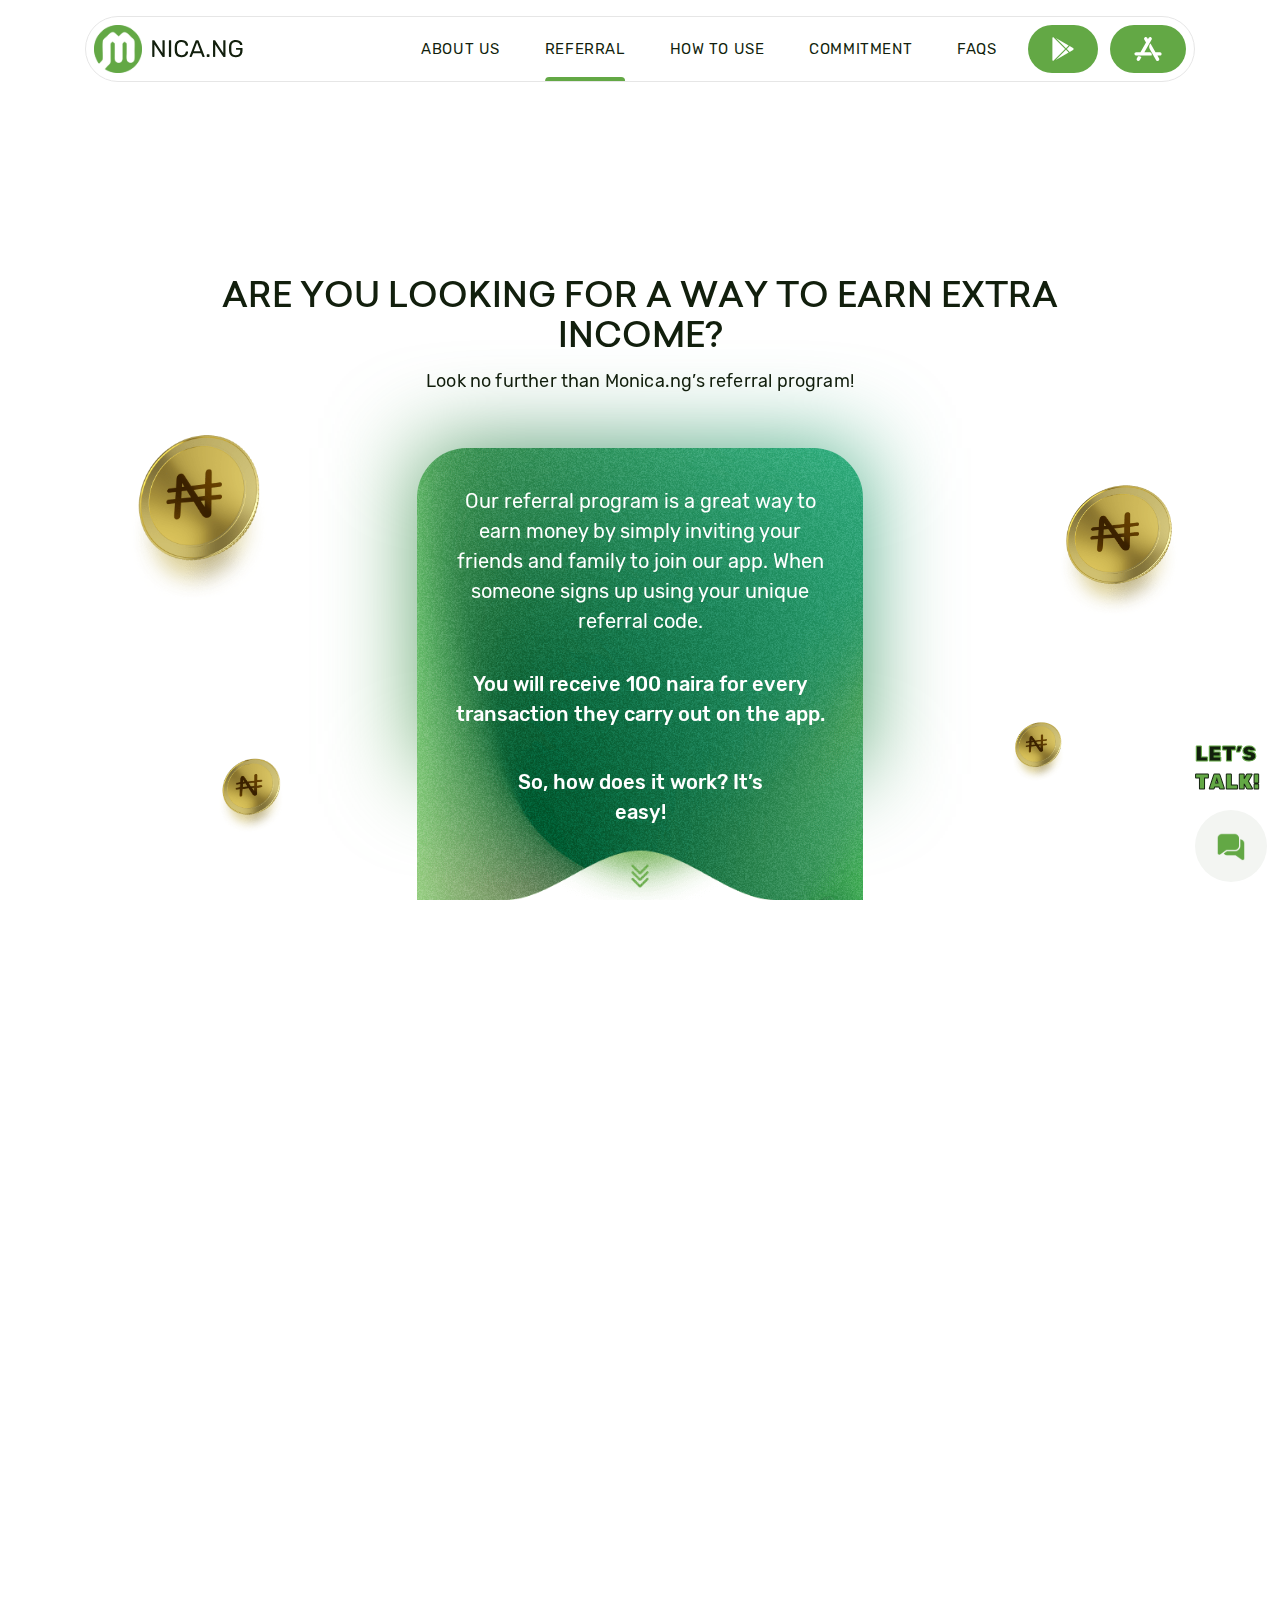
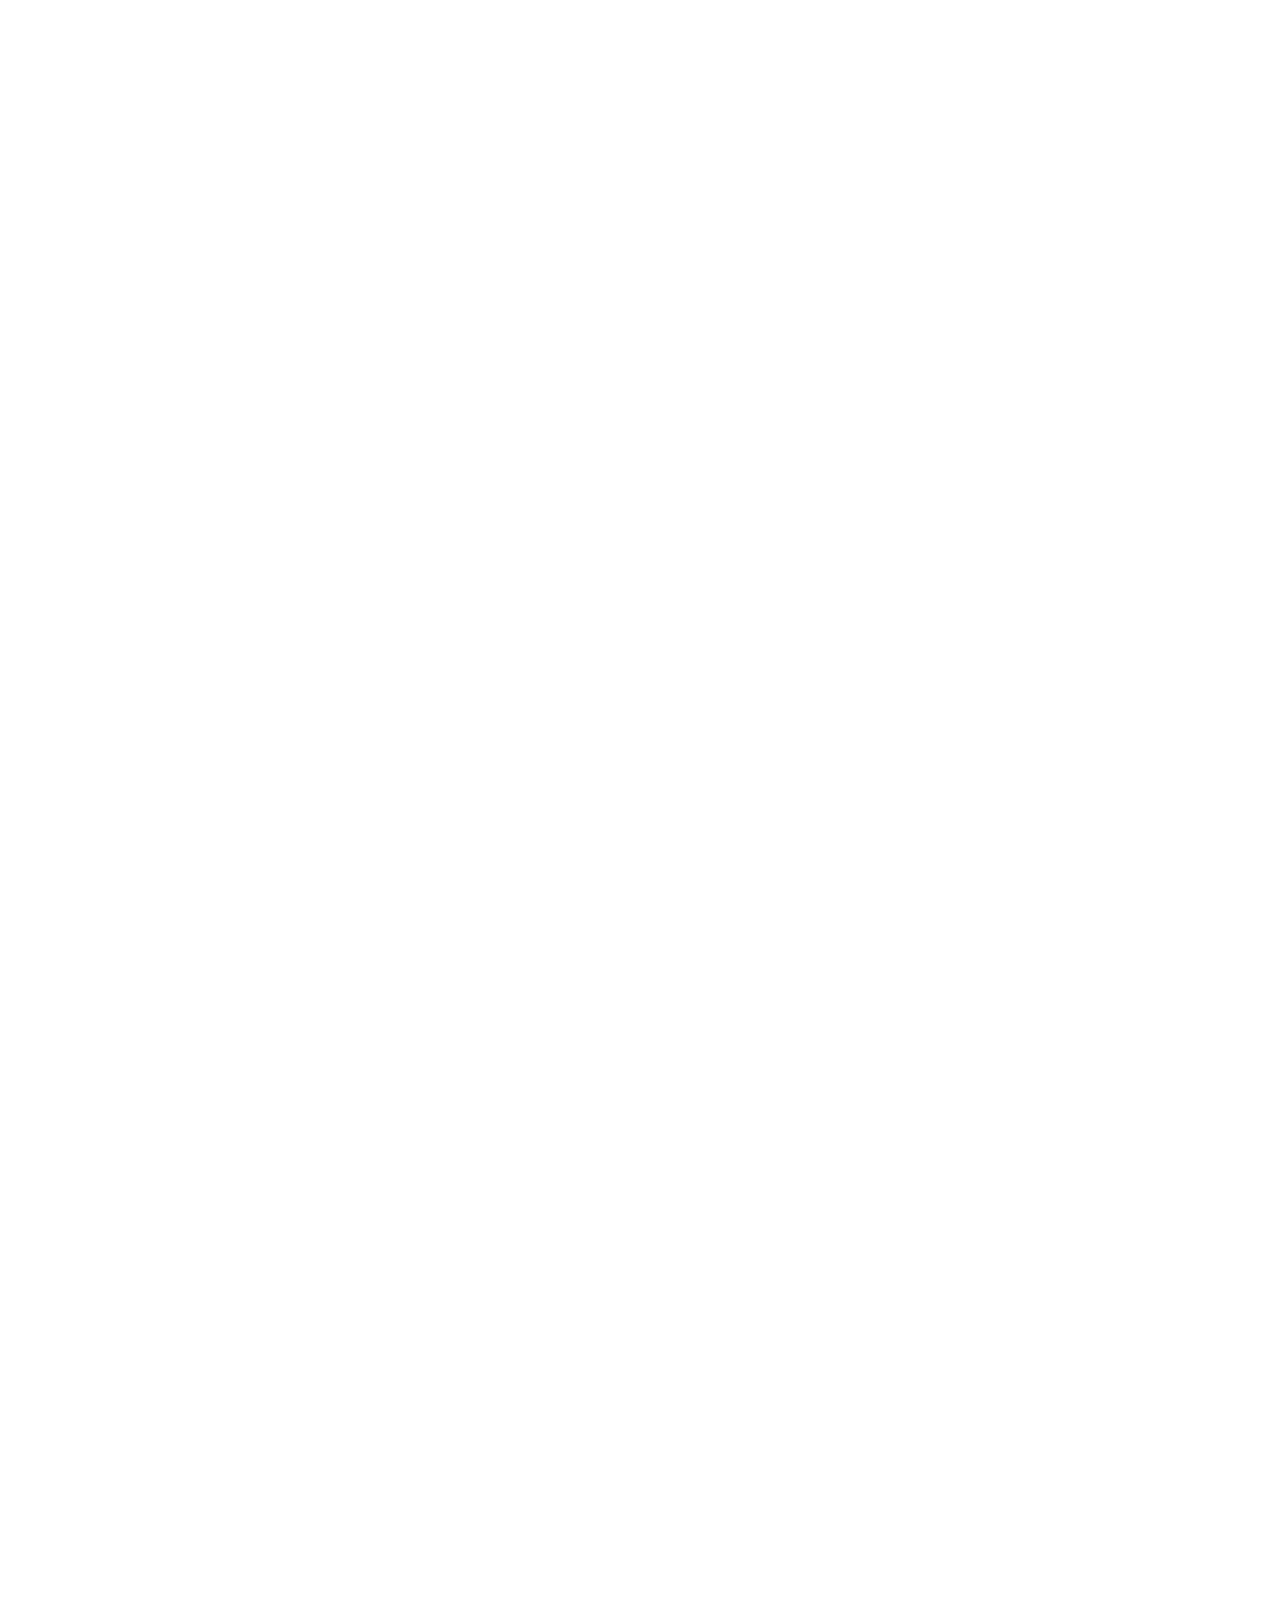
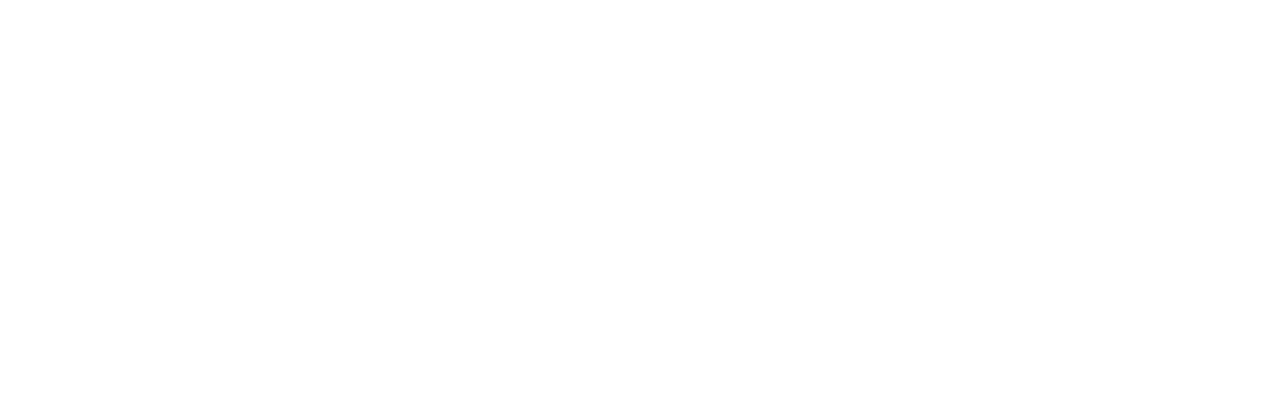
<file: referral.html>
<!DOCTYPE html>
<html lang="en">

<head>
    <meta charset="UTF-8">
    <meta http-equiv="X-UA-Compatible" content="IE=edge">
    <meta name="viewport" content="width=device-width, initial-scale=1.0">
    <title>Monica: Sell Bitcon Instantly | Referral</title>
    <link rel="apple-touch-icon" sizes="180x180" href="./assets/images/favicon/apple-touch-icon.png">
    <link rel="icon" type="image/png" sizes="32x32" href="./assets/images/favicon/favicon-32x32.png">
    <link rel="icon" type="image/png" sizes="16x16" href="./assets/images/favicon/favicon-16x16.png">
    <link rel="manifest" href="./assets/images/favicon/site.webmanifest">
    <link rel="stylesheet" type="text/css" href="./assets/stylesheets/fullpage.css" />
    <link rel="stylesheet" href="./assets/stylesheets/aos.css">
    <link rel="stylesheet" href="./assets/stylesheets/bootstrap.min.css">
    <link rel="stylesheet" href="./assets/stylesheets/style.css">
    <link rel="stylesheet" href="./assets/stylesheets/responsive.css">
</head>

<body>

    <header>
        <div class="container">
            <div class="header-navbar d-flex align-items-center justify-content-between">
                <div class="header-logo">
                    <a href="index.html" class="d-block"><img src="./assets/images/logo/bitcoin-logo.svg" alt="logo"
                            class="img-fluid" /></a>
                </div>
                <div class="header-navigation ms-auto" id="navigation">
                    <ul class="list-unstyled header-navitem d-flex mb-0" id="myDIV">
                        <li>
                            <a href="about-us.html" class="text-uppercase header-navlink">about us</a>
                        </li>
                        <li>
                            <a href="referral.html" class="text-uppercase header-navlink active">Referral</a>
                        </li>
                        <li>
                            <a href="how-to-use.html" class="text-uppercase header-navlink">How To use</a>
                        </li>
                        <li>
                            <a href="commitment.html" class="text-uppercase header-navlink">commitment</a>
                        </li>
                        <li>
                            <a href="faqs.html" class="text-uppercase header-navlink">fAQs</a>
                        </li>
                    </ul>
                </div>
                <div class="d-flex align-items-center ms-lg-5 ms-auto ps-4 position-relative z-3">
                    <a href="https://play.google.com/store" target="_blank" class="header-social-links flex-center">
                        <span><i class="flex-center" data-icon="playStore"></i></span>
                    </a>
                    <a href="https://www.apple.com/in/app-store/" target="_blank"
                        class="header-social-links flex-center">
                        <span><i class="flex-center" data-icon="appStore"></i></span>
                    </a>
                </div>
                <div class="hamburger toggle-btn" id="hamburger">
                    <span class="line"></span>
                </div>
            </div>
        </div>
    </header>

    <!-- Are you start -->
    <div id="fullpage">
        <section class="are-you position-relative section">
            <img src="./assets/images/backgrounds/naira-coin-big.png" alt="naira-coin" class="naira-coin-xl"
                data-aos="zoom-in" data-aos-duration="800" data-aos-easing="ease-out-back" data-aos-delay="1000">
            <img src="./assets/images/backgrounds/naira-coin-big.png" alt="naira-coin" class="naira-coin-md"
                data-aos="zoom-in" data-aos-duration="800" data-aos-easing="ease-out-back" data-aos-delay="1500">
            <img src="./assets/images/backgrounds/naira-coin-big.png" alt="naira-coin" class="naira-coin-sm"
                data-aos="zoom-in" data-aos-duration="800" data-aos-easing="ease-out-back" data-aos-delay="2000">
            <img src="./assets/images/backgrounds/naira-coin-big.png" alt="naira-coin" class="naira-coin-xs"
                data-aos="zoom-in" data-aos-duration="800" data-aos-easing="ease-out-back" data-aos-delay="2500">
            <div class="container">
                <div class="are-you-wrap">

                    <h2 class="text-uppercase text-center font-Sailec are-you-title mb-0" data-aos="zoom-in-down"
                        data-aos-duration="800" data-aos-easing="ease-out-back" data-aos-delay="400">Are you
                        looking
                        for a
                        way
                        to
                        earn
                        extra income?
                    </h2>
                    <h4 class="fw-400 text-center are-you-caption" data-aos="zoom-in-down" data-aos-duration="800"
                        data-aos-easing="ease-out-back" data-aos-delay="400">Look
                        no further than Monica.ng’s referral program!
                    </h4>

                    <div class="are-you-description-card">
                        <h3 class="fw-400 text-center" data-aos="fade-right" data-aos-duration="1000"
                            data-aos-easing="ease-out-back" data-aos-delay="800">Our referral program is a great way to
                            earn money by simply
                            inviting
                            your
                            friends and
                            family to join
                            our app. When someone signs up using your unique referral code.</h3>
                        <h3 class="text-center" data-aos="fade-right" data-aos-duration="1000"
                            data-aos-easing="ease-out-back" data-aos-delay="900">You will receive 100 naira for every
                            transaction
                            they carry out on the app.
                        </h3>
                        <h3 class="text-center" data-aos="fade-right" data-aos-duration="1000"
                            data-aos-easing="ease-out-back" data-aos-delay="1000">
                            So, how does it work?
                            It’s easy!
                        </h3>
                    </div>
                </div>
                <div class="lets-talk-container" id="letsTalk" data-aos="fade-up" data-aos-duration="600"
                    data-aos-easing="ease-out-back" data-aos-delay="1000">
                    <h3 class="text-uppercase font-RunikOne fw-400 lets-text">Let’s</h3>
                    <h3 class="text-uppercase font-RunikOne fw-400 talk-text">Talk!</h3>
                    <button class="lets-talk-btn"><i data-icon="message"></i></button>
                </div>
            </div>
        </section>
        <!-- Are you end -->

        <!-- Create account start -->
        <section class="referral-create-account section">
            <div class="container">
                <!-- <div class="row">
                    <div class="col-7">
                        <div class="refferal-create-account-img-wrap">
                            <img src="./assets/images/cover/referral-create-account.png" alt="referral-create-account">
                        </div>
                    </div>
                    <div class="col-4">

                    </div>
                </div> -->

                <div class="d-flex referral-create-account-tab-accordion-wrap row justify-content-between">
                    <div class="col-lg-7 col-12">
                        <div class="tab-content" id="v-pills-tabContent" data-aos="fade-right" data-aos-duration="800"
                            data-aos-easing="ease-out-back" data-aos-delay="50">
                            <div class="tab-pane fade show active" id="v-pills-home" role="tabpanel"
                                aria-labelledby="v-pills-home-tab" tabindex="0">
                                <div class="refferal-create-account-img-wrap">
                                    <img src="./assets/images/cover/referral-create-account.png"
                                        alt="referral-create-account">
                                </div>
                            </div>
                            <div class="tab-pane fade" id="v-pills-profile" role="tabpanel"
                                aria-labelledby="v-pills-profile-tab" tabindex="0">
                                <div class="refferal-create-account-img-wrap">
                                    <img src="./assets/images/cover/referral-create-account.png"
                                        alt="referral-create-account">
                                </div>
                            </div>
                            <div class="tab-pane fade" id="v-pills-disabled" role="tabpanel"
                                aria-labelledby="v-pills-disabled-tab" tabindex="0">
                                <div class="refferal-create-account-img-wrap">
                                    <img src="./assets/images/cover/referral-create-account.png"
                                        alt="referral-create-account">
                                </div>
                            </div>
                            <div class="tab-pane fade" id="v-pills-messages" role="tabpanel"
                                aria-labelledby="v-pills-messages-tab" tabindex="0">
                                <div class="refferal-create-account-img-wrap">
                                    <img src="./assets/images/cover/referral-create-account.png"
                                        alt="referral-create-account">
                                </div>
                            </div>
                            <div class="tab-pane fade" id="v-pills-settings" role="tabpanel"
                                aria-labelledby="v-pills-settings-tab" tabindex="0">
                                <div class="refferal-create-account-img-wrap">
                                    <img src="./assets/images/cover/referral-create-account.png"
                                        alt="referral-create-account">
                                </div>
                            </div>
                        </div>
                    </div>
                    <div class="col-xxl-4 col-lg-5 col-12">

                        <div class="nav flex-column nav-pills referral-create-tab-link-container" id="v-pills-tab"
                            role="tablist" aria-orientation="vertical" data-aos="fade-left" data-aos-duration="800"
                            data-aos-easing="ease-out-back" data-aos-delay="150">
                            <button class="nav-link active" id="v-pills-home-tab" data-bs-toggle="pill"
                                data-bs-target="#v-pills-home" type="button" role="tab" aria-controls="v-pills-home"
                                aria-selected="true" data-aos="fade-left" data-aos-duration="800"
                                data-aos-easing="ease-out-back" data-aos-delay="150">
                                <div class="tab-link-title-wrap">
                                    <h4>1</h4>
                                    <div class="referral-tab-link-title-container">
                                        <h4 class="fw-400 text-start mb-0">Download Monica.ng</h4>
                                        <p class="mb-0">First, download the Monica.ng app and sign up.</p>
                                    </div>
                                </div>
                            </button>
                            <button class="nav-link" id="v-pills-profile-tab" data-bs-toggle="pill"
                                data-bs-target="#v-pills-profile" type="button" role="tab"
                                aria-controls="v-pills-profile" aria-selected="false">
                                <div class="tab-link-title-wrap" data-aos="fade-left" data-aos-duration="800"
                                    data-aos-easing="ease-out-back" data-aos-delay="250">
                                    <h4>2</h4>
                                    <div class="referral-tab-link-title-container">
                                        <h4 class="fw-400 text-start mb-0">Receive Unique Referral Code</h4>
                                        <p class="mb-0">Once you’re signed up, you’ll receive a unique referral code.
                                        </p>
                                    </div>
                                </div>
                            </button>
                            <button class="nav-link" id="v-pills-disabled-tab" data-bs-toggle="pill"
                                data-bs-target="#v-pills-disabled" type="button" role="tab"
                                aria-controls="v-pills-disabled" aria-selected="false">
                                <div class="tab-link-title-wrap" data-aos="fade-left" data-aos-duration="800"
                                    data-aos-easing="ease-out-back" data-aos-delay="350">
                                    <h4>3</h4>
                                    <div class="referral-tab-link-title-container">
                                        <h4 class="fw-400 text-start mb-0">Share Code with Friends and Family</h4>
                                        <p class="mb-0">Share this code with your friends and family, and encourage them
                                            to sign up for Monica.ng.</p>
                                    </div>
                                </div>
                            </button>
                            <button class="nav-link" id="v-pills-messages-tab" data-bs-toggle="pill"
                                data-bs-target="#v-pills-messages" type="button" role="tab"
                                aria-controls="v-pills-messages" aria-selected="false" data-aos="fade-left"
                                data-aos-duration="800" data-aos-easing="ease-out-back" data-aos-delay="450">
                                <div class="tab-link-title-wrap">
                                    <h4>4</h4>
                                    <div class="referral-tab-link-title-container">
                                        <h4 class="fw-400 text-start mb-0">It will be automatically linked to your
                                            account</h4>
                                        <p class="mb-0">When someone signs up using your referral code, they’ll
                                            automatically be linked to your account.</p>
                                    </div>
                                </div>
                            </button>
                            <button class="nav-link" id="v-pills-settings-tab" data-bs-toggle="pill"
                                data-bs-target="#v-pills-settings" type="button" role="tab"
                                aria-controls="v-pills-settings" aria-selected="false" data-aos="fade-left"
                                data-aos-duration="800" data-aos-easing="ease-out-back" data-aos-delay="550">
                                <div class="tab-link-title-wrap">
                                    <h4>5</h4>
                                    <div class="referral-tab-link-title-container">
                                        <h4 class="fw-400 text-start mb-0">You’ll receive 100 Naira!</h4>
                                        <p class="mb-0">Anytime they carry out a transaction on the app, you’ll receive
                                            100 naira.</p>
                                    </div>
                                </div>
                            </button>
                        </div>
                    </div>
                </div>
            </div>
        </section>
        <!-- Create account end -->

        <!-- Invite Friends start -->
        <section class="section position-relative invite-friends">
            <img src="./assets/images/backgrounds/naira-coin-big.png" alt="naira-coin" class="naira-coin-xl"
                data-aos="zoom-in" data-aos-duration="800" data-aos-easing="ease-out-back" data-aos-delay="1000">
            <img src="./assets/images/backgrounds/naira-coin-big.png" alt="naira-coin" class="naira-coin-md"
                data-aos="fade-left" data-aos-duration="800" data-aos-easing="ease-out-back" data-aos-delay="1500">
            <img src="./assets/images/backgrounds/naira-coin-big.png" alt="naira-coin" class="naira-coin-sm"
                data-aos="fade-right" data-aos-duration="800" data-aos-easing="ease-out-back" data-aos-delay="2000">
            <img src="./assets/images/backgrounds/naira-coin-big.png" alt="naira-coin" class="naira-coin-xs"
                data-aos="fade-left" data-aos-duration="800" data-aos-easing="ease-out-back" data-aos-delay="2500">
            <div class="container">
                <div class="invite-grid-container">
                    <img src="./assets/images/cover/invite-friends-grid.png" alt="invite-friends-grid"
                        data-aos="fade-left" data-aos-duration="800" data-aos-easing="ease-out-back"
                        data-aos-delay="250">
                </div>
                <div>
                    <div class="monica-text-wrap" data-aos="fade-right" data-aos-duration="800"
                        data-aos-easing="ease-out-back" data-aos-delay="300">
                        <img src="./assets/images/cover/monica.ng-text.png" alt="monica.ng">
                    </div>
                    <h2 class="small text-center referral-program-title" data-aos="fade-left" data-aos-duration="800"
                        data-aos-easing="ease-out-back" data-aos-delay="350">So why not take advantage of our referral
                        program
                        today?</h2>
                    <div class="d-flex align-items-baseline referral-program-description" data-aos="fade-right"
                        data-aos-duration="800" data-aos-easing="ease-out-back" data-aos-delay="400">
                        <span>💚</span>
                        <h4 class="small fw-400 mb-0 text-center">Invite your friends and family to join Monica.ng, and
                            start
                            earning
                            extra
                            income
                            with every transaction they carry out.</h4>
                        <span>💚</span>
                    </div>
                    <div class="d-flex align-items-baseline referral-program-description" data-aos="fade-right"
                        data-aos-duration="800" data-aos-easing="ease-out-back" data-aos-delay="500">
                        <span><img src="./assets/images/icons/handshake.png" alt="handshake"></span>
                        <h4 class=" small fw-400 mb-0 text-center">
                            Plus, you’ll be helping them simplify their bitcoin to naira conversions, making their
                            financial lives easier and more streamlined.
                        </h4>
                        <span><img src="./assets/images/icons/handshake.png" alt="handshake"></span>
                    </div>
                </div>
            </div>
        </section>
        <!-- Invite Friends end -->

        <!-- Refferal code start -->
        <section class="section referral-code">
            <div class="container">
                <h2 class="small fw-400 mb-0 text-center refferal-code-title" data-aos="zoom-out-up"
                    data-aos-duration="600" data-aos-easing="ease-out-back" data-aos-delay="50">Not only is our
                    referral program a great
                    way to earn
                    extra income, but
                    it’s also a
                    great
                    way to introduce your
                    <strong class="text-green">Friends</strong> and <strong class="text-green">Family</strong> to the
                    benefits of using
                </h2>
                <div class="monica-text-img-wrap" data-aos="fade-right" data-aos-duration="800"
                    data-aos-easing="ease-out-back" data-aos-delay="150">
                    <img src="./assets/images/cover/monica.ng-text.png" alt="monica">
                </div>
                <h4 class="small fw-400 text-center refferal-code-caption" data-aos="fade-left" data-aos-duration="800"
                    data-aos-easing="ease-out-back" data-aos-delay="400">Our app offers a
                    hassle-free way to
                    convert
                    bitcoin to naira, with
                    automatic
                    conversion and instant deposits to your wallet balance.</h4>
                <div class="get-started-container">
                    <h5 class="text-yellow text-uppercase text-center referral-code-get-started-title"
                        data-aos="fade-right" data-aos-duration="800" data-aos-easing="ease-out-back"
                        data-aos-delay="400">To Get Started!
                    </h5>
                    <h4 class="fw-400 text-center" data-aos="fade-left" data-aos-duration="800"
                        data-aos-easing="ease-out-back" data-aos-delay="400">Download an app on</h4>
                    <div class="store-btn-container">
                        <button class="store-btn" data-aos="zoom-in" data-aos-duration="800"
                            data-aos-easing="ease-out-back" data-aos-delay="400"><i
                                data-icon="playStoreSmWhite"></i></button>
                        <button class="store-btn" data-aos="zoom-in" data-aos-duration="800"
                            data-aos-easing="ease-out-back" data-aos-delay="500"><i
                                data-icon="appStoreSmWhite"></i></button>
                    </div>
                    <h3 class="text-center" data-aos="fade-left" data-aos-duration="800" data-aos-easing="ease-out-back"
                        data-aos-delay="400">
                        Today and start sharing your referral code.
                    </h3>
                    <h5 class="fw-400 text-center referral-code-quote" data-aos="fade-right" data-aos-duration="800"
                        data-aos-easing="ease-out-back" data-aos-delay="400">It’s never been easier to earn money while
                        helping
                        others!</h5>
                </div>
            </div>
        </section>
        <!-- Refferal code end -->
    </div>

    <script src="./assets/scripts/bootstrap.bundle.min.js"></script>
    <script src="./assets/scripts/custom-icon.js"></script>
    <script src="./assets/scripts/aos.js"></script>
    <script type="text/javascript" src="./assets/scripts/fullpage.js"></script>
    <script src="./assets/scripts/custom.js"></script>

</body>

</html>
</file>
<file: assets/stylesheets/style.css>
/* VARIABLES */
:root {
  /* FONT FAMILY */
  --font-primary: "Rubik", Arial, Helvetica, sans-serif;

  /* COLORS */
  --black: #000000;
  --white: #ffffff;
  --dark-black: #121f0d;
  --green: #63a845;
  --gray: #727571;
  --light-gray: #e6e6e6;
  --light-gray-tint-1: #f3f5f2;
  --light-gray-tint-2: #ebebeb;
  --yellow: #ebff00;

  /* FONT SIZE VARIABLES */
  --font-14: 14px;
  --font-15: 15px;
  --font-16: 16px;
  --font-18: 18px;
  --font-20: 20px;
  --font-22: 22px;
  --font-24: 24px;
}

/* FONTS */
@font-face {
  font-family: "Rubik";
  src: url("../webfonts/Rubik-Black.woff2") format("woff2"),
    url("../webfonts/Rubik-Black.woff") format("woff");
  font-weight: 900;
  font-style: normal;
  font-display: swap;
}

@font-face {
  font-family: "Rubik";
  src: url("../webfonts/Rubik-Bold.woff2") format("woff2"),
    url("../webfonts/Rubik-Bold.woff") format("woff");
  font-weight: 700;
  font-style: normal;
  font-display: swap;
}

@font-face {
  font-family: "Rubik";
  src: url("../webfonts/Rubik-Light.woff2") format("woff2"),
    url("../webfonts/Rubik-Light.woff") format("woff");
  font-weight: 300;
  font-style: normal;
  font-display: swap;
}

@font-face {
  font-family: "Rubik";
  src: url("../webfonts/Rubik-Medium.woff2") format("woff2"),
    url("../webfonts/Rubik-Medium.woff") format("woff");
  font-weight: 500;
  font-style: normal;
  font-display: swap;
}

@font-face {
  font-family: "Rubik";
  src: url("../webfonts/Rubik-Regular.woff2") format("woff2"),
    url("../webfonts/Rubik-Regular.woff") format("woff");
  font-weight: 400;
  font-style: normal;
  font-display: swap;
}

@font-face {
  font-family: "Sailec";
  src: url("../webfonts/Sailec-Regular.woff2") format("woff2"),
    url("../webfonts/Sailec-Regular.woff") format("woff");
  font-weight: 400;
  font-style: normal;
  font-display: swap;
}

/* Sailec font start */
@font-face {
  font-family: "Sailec";
  src: url("../webfonts/Sailec-Medium.woff2") format("woff2"),
    url("../webfonts/Sailec-Medium.woff") format("woff");
  font-weight: 500;
  font-style: normal;
  font-display: swap;
}

@font-face {
  font-family: "Sailec";
  src: url("../webfonts/Sailec-Bold.woff2") format("woff2"),
    url("../webfonts/Sailec-Bold.woff") format("woff");
  font-weight: 700;
  font-style: normal;
  font-display: swap;
}

@font-face {
  font-family: "Sailec";
  src: url("../webfonts/Sailec-Thin.woff2") format("woff2"),
    url("../webfonts/Sailec-Thin.woff") format("woff");
  font-weight: 100;
  font-style: normal;
  font-display: swap;
}

@font-face {
  font-family: "Sailec-RegularItalic";
  src: url("../webfonts/Sailec-RegularItalic.woff2") format("woff2"),
    url("../webfonts/Sailec-RegularItalic.woff") format("woff");
  font-weight: 400;
  font-style: italic;
  font-display: swap;
}

@font-face {
  font-family: "Sailec";
  src: url("../webfonts/Sailec-Light.woff2") format("woff2"),
    url("../webfonts/Sailec-Light.woff") format("woff");
  font-weight: 300;
  font-style: normal;
  font-display: swap;
}

@font-face {
  font-family: "RubikOne";
  src: url("../webfonts/RubikOne-Regular.woff2") format("woff2"),
    url("../webfonts/RubikOne-Regular.woff") format("woff");
  font-weight: 400;
  font-style: normal;
  font-display: swap;
}

/* Sailec font end */
/* GLOBAL */
* {
  margin: 0;
  padding: 0;
  box-sizing: border-box;
}

html {
  font-size: 10px;
  overflow-x: hidden;
}

.container {
  padding: 0 15px;
  margin: 0 auto;
}

body {
  font-family: var(--font-primary);
  background-color: var(--white);
  font-size: var(--font-20);
  color: var(--dark-black);
  overflow-x: hidden;
}

/* FONT SIZE VARIABLES */
.h1,
h1 {
  font-size: 7.2rem;
}

.h2,
h2 {
  font-size: 4.8rem;
}

.h2.small,
h2.small {
  font-size: 3.2rem;
}

.h3,
h3 {
  font-size: var(--font-24);
}

.h3.small,
h3.small {
  font-size: var(--font-22);
}

.h4,
h4 {
  font-size: var(--font-20);
}

.h4.small,
h4.small {
  font-size: var(--font-18);
}

.h5,
h5 {
  font-size: var(--font-16);
}

.h6,
h6 {
  font-size: var(--font-15);
}

.p,
p {
  font-size: var(--font-14);
}

a {
  outline: none;
  text-decoration: none;
  transition: 0.3s all;
}

html.show-menu {
  overflow: hidden;
}

/* UTILITY CLASSES */
.font-primary {
  font-family: var(--font-primary);
}

.font-Sailec {
  font-family: "Sailec";
}

.font-RunikOne {
  font-family: "RubikOne";
}

.fw-300 {
  font-weight: 700;
}

.fw-400 {
  font-weight: 400;
}

.fw-500 {
  font-weight: 500;
}

.fw-600 {
  font-weight: 600;
}

.fw-700 {
  font-weight: 700;
}

.fw-900 {
  font-weight: 700;
}

.text-black {
  color: var(--black);
}

.text-gray {
  color: var(--gray);
}

.text-green {
  color: var(--green);
}

.text-yellow {
  color: var(--yellow);
}

.text-dark-black {
  color: var(--dark-black);
}

.letter-spacing {
  letter-spacing: 0.3em;
}

.letter-spacing-01 {
  letter-spacing: 0.01em;
}

.dot {
  width: 8px;
  height: 8px;
  border-radius: 50%;
  flex-shrink: 0;
}

.dot.green {
  background-color: var(--green);
}

.dot.white {
  background-color: var(--white);
}

.home-app-btn i svg path {
  fill: var(--green);
}

.home-app-btn {
  border: 1px solid #e6e6e6;
  background-color: transparent;
  display: flex;
  align-items: center;
  padding: 16px 28px;
  border-radius: 64px;
  transition: 0.3s all;
  font-weight: 500;
  color: var(--dark-black);
}

.playstore-btn svg {
  width: 28px;
  height: 32px;
}

.appstore-btn svg {
  width: 32px;
  height: 28px;
}

.home-app-btn:not(:last-child) {
  margin-right: 16px;
}

.home-app-btn:hover {
  background-color: var(--green);
  color: var(--white);
}

.home-app-btn:hover i svg path {
  fill: var(--white);
}

/*  // _begin > Header Style < AVN // */
header {
  position: fixed;
  top: 0;
  left: 0;
  z-index: 99;
  width: 100%;
  margin: 16px 0;
}

.header-logo {
  width: 150px;
}

.header-navbar {
  border: 1px solid var(--light-gray);
  border-radius: 40px;
  padding: 8px;
  background-color: var(--white);
}

.flex-center {
  display: flex;
  align-items: center;
  justify-content: center;
}

.header-social-links {
  background: var(--green);
  border-radius: 64px;
  padding: 12px 24px;
  transition: 0.3s all;
  color: var(--white);
}

.header-social-links:hover {
  background: #4f8637;
}

.header-social-links:not(:last-child) {
  margin-right: 12px;
}

.header-navitem li:not(:last-child) {
  margin-right: 6.4rem;
}

.header-navitem li .header-navlink {
  position: relative;
  display: flex;
  align-items: center;
  font-size: var(--font-15);
  font-weight: 400;
  color: var(--dark-black);
  transition: 0.3s all;
  letter-spacing: 0.04em;
  padding: 10px 0;
}

.header-navitem li .header-navlink::after {
  content: "";
  position: absolute;
  background: var(--green);
  border-radius: 4px 4px 0px 0px;
  width: 100%;
  height: 4px;
  bottom: -11px;
  left: 50%;
  transform: translateX(-50%);
  opacity: 0;
  transition: 0.3s all;
}

.header-navitem li .header-navlink:hover,
.header-navitem li .header-navlink.active,
.header-navitem li .header-navlink:active {
  color: var(--dark-black);
}

.header-navitem li .header-navlink.active::after,
.header-navitem li .header-navlink:hover:after {
  opacity: 1;
}

/* toggle button design */
.toggle-btn {
  line-height: normal;
  width: 24px;
  height: 24px;
  padding: 0;
  z-index: 99;
  display: block;
  margin-left: 20px;
  position: relative;
  text-align: center;
  padding: 0;
  cursor: pointer;
  background-color: transparent;
  transition: all 0.5s ease 0s;
  display: none;
}

.hamburger .line {
  position: relative;
  width: 25px;
  height: 2px;
  background-color: var(--green);
  display: inline-block;
  vertical-align: middle;
}

.hamburger .line::after,
.hamburger .line::before {
  position: absolute;
  content: "";
  width: 17px;
  height: 2px;
  background-color: var(--green);
  right: 0;
  transition: all 0.5s;
  -webkit-animation: 0.3s linear forwards openCloseByeSpan;
  animation: 0.3s linear forwards openCloseByeSpan;
}

.hamburger .line::before {
  top: -7px;
}

.hamburger .line::after {
  top: 7px;
}

html.show-menu .hamburger .line {
  height: 0;
}

html.show-menu .hamburger .line::after,
html.show-menu .hamburger .line::before {
  left: 0;
  right: 0;
  margin: auto;
  transform: rotate(45deg);
  top: -1px;
}

html.show-menu .hamburger .line::after {
  transform: rotate(-45deg);
}

html.show-menu::after {
  background-color: rgb(0 0 0 / 60%);
  position: fixed;
  height: 100%;
  width: 100%;
  content: "";
  z-index: 10;
  top: 0;
  left: 0;
}

header.scrolled {
  background-color: var(--white);
}

/*  // _ends > Header Style < AVN // */
.fp-warning,
.fp-watermark {
  display: none;
}

/* Lets talk start */
.lets-text {
  -webkit-text-stroke: 1px var(--green);
}

.talk-text {
  -webkit-text-stroke: 1px #121f0d;
  color: var(--green);
}

.lets-talk-btn {
  width: 72px;
  height: 72px;
  background: #f3f5f2;
  border-radius: 50%;
  border: none;
  margin-top: 12px;
  transition: all 0.3s;
  -webkit-transition: all 0.3s;
}

.lets-talk-btn:hover {
  -webkit-box-shadow: -2px -4px 51px 0px rgba(99, 168, 69, 0.5);
  -moz-box-shadow: -2px -4px 51px 0px rgba(99, 168, 69, 0.5);
  box-shadow: -1px 1px 16px 0px rgba(99, 168, 69, 0.5);
  transition: all 0.3s;
  -webkit-transition: all 0.3s;
}

.lets-talk-container {
  position: fixed;
  bottom: 2%;
  right: 1%;
  z-index: 15;
}

/* Lets talk end */

/* .section {
  padding-top: 85px;
} */

/* Lets talk end */

/* HOME PAGE STYLE  */
.bitcoin-to-naira-wrap div:nth-child(2) {
  margin-left: 23px;
  margin-right: 23px;
  display: flex;
  align-items: center;
}

.home-hero-title-caption {
  letter-spacing: 0.02em;
  margin-bottom: 8.8rem;
  margin-top: 32px;
}

.home-hero-get-app-title-wrap {
  display: flex;
  align-items: baseline;
  margin-bottom: 20px;
}

.home-hero-get-app-title-wrap h5 {
  letter-spacing: 0.3em;
  margin-left: 12px;
  margin-right: 12px;
}

.home-get-app-container {
  max-width: 369px;
}

.home-hero-title {
  max-width: 720px;
  margin-bottom: 16px;
}

.home-hero-img-wrap {
  max-width: 72.1rem;
  max-height: 73.4rem;
  position: absolute;
  right: -2%;
  top: 50%;
  transform: translate(0%, -48%);
}

.home-hero-img-wrap img {
  width: 100%;
  height: 100%;
}

.hero-home {
  height: 100vh;
  display: flex;
  justify-content: center;
  align-items: center;
  padding-top: 82px;
}

.home-hero-title-container {
  display: flex;
  flex-direction: column;
  justify-content: center;
}

.home-hero {
  padding-top: 70px;
}

.home-hero.fp-section {
  position: static;
}

/* Lets talk start */
.lets-text {
  -webkit-text-stroke: 1px var(--green);
}

.talk-text {
  -webkit-text-stroke: 1px #121f0d;
  color: var(--green);
}

.lets-talk-btn {
  width: 72px;
  height: 72px;
  background: #f3f5f2;
  border-radius: 50%;
  border: none;
  margin-top: 12px;
}

.lets-talk-container {
  position: fixed;
  bottom: 2%;
  right: 1%;
}

/* Lets talk end */
.text-img-wrap {
  max-width: 30.5rem;
  max-height: 5.6rem;
}

.naira-text-img-wrap {
  max-width: 22.7rem;
  max-height: 5.6rem;
}

.text-img-wrap img {
  width: 100%;
  height: 100%;
}

.converter-img-wrap svg {
  width: 9.7rem;
  height: 5.2rem;
}

/* HOME PAGE STYLE  */

/* ABOUT US PAGE STYLE  */
.how-it-works-title-wrap {
  margin-bottom: 8rem;
}

.about-us-content-wrap {
  max-width: 92%;
}

.about-us {
  padding-top: 85px;
}

.how-it-works {
  padding-top: 85px;
}

.about-us.fp-table {
  -webkit-box-pack: end;
  -ms-flex-pack: end;
  justify-content: flex-end;
}

.how-it-works.fp-table {
  -webkit-box-pack: end;
  -ms-flex-pack: end;
  justify-content: flex-end;
}

.why-choose-us.fp-table {
  -webkit-box-pack: end;
  -ms-flex-pack: end;
  justify-content: flex-end;
}

.about-us-content-wrap p {
  line-height: 1.8;
}

.like-img-wrap {
  max-width: 8rem;
  max-height: 8.1rem;
  margin-bottom: 4rem;
}

.like-img-wrap img {
  width: 100%;
  height: 100%;
}

.our-pride-content-wrap {
  background-color: var(--light-gray-tint-1);
  border-radius: 40px;
  padding: 4rem;
}

.our-pride-content-wrap p {
  line-height: 1.8;
  letter-spacing: 0.01em;
}

.how-it-works-img {
  position: relative;
  padding-left: 14rem;
}

.how-it-works-img::after {
  content: "";
  position: absolute;
  width: 53rem;
  height: 32.6rem;
  background-image: url("../images/backgrounds/how-it-works-blur.png");
  background-size: contain;
  opacity: 0.8;
  -webkit-filter: blur(54px);
  filter: blur(54px);
  border-radius: 20px;
  top: 50%;
  right: 12%;
  -webkit-transform: translateY(-50%);
  -ms-transform: translateY(-50%);
  transform: translateY(-50%);
  z-index: -1;
}

.about-us-hero-title {
  margin-bottom: 8.3rem;
}

.about-us-img::after {
  content: "";
  position: absolute;
  width: 44.1rem;
  height: 47.4rem;
  background-image: url("../images/backgrounds/how-it-works-blur.png");
  background-size: contain;
  opacity: 0.8;
  -webkit-filter: blur(78px);
  filter: blur(78px);
  top: 3%;
  right: 3%;
  z-index: -1;
}

.why-choose-us-content-wrap {
  max-width: 86%;
  padding-left: 9.2rem;
}

.why-choose-us-content-wrap p {
  line-height: 1.6;
  margin-top: 4rem;
}

.why-choose-us-content-wrap img {
  margin-bottom: 4rem;
}

.why-choose-us {
  padding-top: 8.5rem;
}

.why-choose-us-img {
  position: relative;
  background-image: url("../images/backgrounds/why-choose-us.png");
  background-size: cover;
  background-repeat: no-repeat;
  width: 80.8rem;
  height: 100%;
  border-radius: 32px;
  padding: 4.8rem;
}

.why-choose-us-img::after {
  content: "";
  position: absolute;
  width: 70.6rem;
  height: 44rem;
  background-image: url("../images/backgrounds/why-choose-us-blur.png");
  background-size: contain;
  opacity: 0.8;
  -webkit-filter: blur(46px);
  filter: blur(46px);
  border-radius: 20px;
  top: 64%;
  left: 50%;
  -webkit-transform: translate(-50%, -50%);
  -ms-transform: translate(-50%, -50%);
  transform: translate(-50%, -50%);
  z-index: -1;
}

.why-choose-list-wrap .why-choose-list-items:not(:last-child) {
  margin-bottom: 4rem;
}

.hands-img-wrap {
  margin-top: 4.2rem;
}

.about-us-monica-text-img-wrap {
  max-width: 29.6rem;
  max-height: 3.8rem;
  display: -webkit-box;
  display: -ms-flexbox;
  display: flex;
}

.about-us-monica-text-img-wrap img {
  width: 100%;
  height: 100%;
}

.our-pride-img-wrap {
  max-width: 23.1rem;
  max-height: 3rem;
  margin-right: 2rem;
}

.our-pride-img-wrap img {
  width: 100%;
  height: 100%;
}

.pride-heart-wrap {
  max-width: 3.7rem;
  max-height: 3.6rem;
}

.pride-heart-wrap img {
  width: 100%;
  height: 100%;
}

/* ABOUT US PAGE STYLE  */

/* REFRERRAL PAGE STYLE  */
.are-you-title {
  max-width: 855px;
  margin: auto;
}

.are-you {
  padding-top: 85px;
}

.referral-create-account {
  padding-top: 85px;
}

.invite-friends {
  padding-top: 85px;
}

.referral-code {
  padding-top: 85px;
}

.are-you-caption {
  letter-spacing: 0.01em;
  margin-top: 16px;
  margin-bottom: 7.9rem;
}

.are-you-description-card {
  max-width: 63.8rem;
  padding: 5.4rem 5.4rem 10rem 5.4rem;
  background-image: url("../images/backgrounds/referral-look-bg.png");
  background-position: bottom;
  background-repeat: no-repeat;
  display: flex;
  flex-direction: column;
  margin-left: auto;
  margin-right: auto;
  background-size: cover;
  border-top-left-radius: 50px;
  border-top-right-radius: 50px;
  position: relative;
}

.are-you-description-card::after {
  position: absolute;
  content: "";
  background-image: url("../images/backgrounds/referral-look-green-shadow.png");
  width: 100%;
  height: 100%;
  background-repeat: no-repeat;
  background-size: auto;
  top: 0px;
  left: 0;
  background-position: top;
  z-index: -2;
  filter: blur(46px);
}

.are-you-description-card::before {
  position: absolute;
  content: "";
  background-image: url("../images/backgrounds/referral-look-white-shadow.png");
  width: 100%;
  height: 100%;
  background-repeat: no-repeat;
  background-size: cover;
  left: 0;
  top: 0;
  background-position: top;
  mix-blend-mode: soft-light;
  border-top-left-radius: 50px;
  border-top-right-radius: 50px;
}

.are-you-description-card h3:nth-child(1) {
  margin-bottom: 4.8rem;
}

.are-you-description-card h3:nth-child(3) {
  max-width: 259px;
  margin-top: 4.8rem;
  margin-right: auto;
  margin-left: auto;
}

.are-you-description-card h3 {
  line-height: 1.5;
  color: var(--white);
}

.are-you-wrap {
  display: flex;
  flex-direction: column;
  justify-content: center;
}

.are-you.fp-table {
  justify-content: flex-end;
}

/* Coins bg start */
.naira-coin-xl {
  position: absolute;
  bottom: 28%;
  left: 14%;
  width: 27.5rem;
  transform: matrix(0.92, -0.39, 0.34, 0.94, 0, 0);
  height: 33.1rem;
}

.naira-coin-md {
  width: 24.2rem;
  height: 26.2rem;
  transform: matrix(0.92, -0.39, 0.34, 0.94, 0, 0);
  position: absolute;
  right: 9%;
  bottom: 26%;
}

.naira-coin-sm {
  width: 13.2rem;
  height: 14.9rem;
  transform: matrix(1, -0.08, 0.03, 1, 0, 0);
  position: absolute;
  bottom: 2%;
  left: 25%;
}

.naira-coin-xs {
  width: 10.6rem;
  bottom: 14%;
  height: 11.9rem;
  transform: matrix(0.92, -0.39, 0.34, 0.94, 0, 0);
  position: absolute;
  right: 26%;
}

/* Coins bg end */

/* Create account start */
.refferal-create-account-img-wrap {
  max-width: 68.2rem;
  max-height: 77.9rem;
  position: relative;
}

.refferal-create-account-img-wrap::after {
  content: "";
  position: absolute;
  width: 80%;
  height: 100%;
  bottom: 9%;
  background-position: bottom;
  background-image: url("../images/backgrounds/referral-tab-img.png");
  background-size: contain;
  filter: blur(50px);
  z-index: -1;
  left: 50%;
  background-repeat: no-repeat;
  transform: translate(-60%, 0%);
}

.refferal-create-account-img-wrap img {
  width: 100%;
  height: 100%;
}

.referral-create-account.fp-table {
  justify-content: flex-end;
}

.tab-link-title-wrap {
  display: flex;
}

.referral-create-tab-link-container.nav-pills .nav-link.active,
.nav-pills .show > .nav-link {
  color: var(--dark);
  background-color: var(--white);
  border-bottom: 2px solid var(--green);
  box-shadow: 0px -8px 48px rgba(236, 239, 235, 0.8);
}

.tab-link-title-wrap p {
  color: var(--gray);
  margin-top: 16px;
  text-align: start;
  /* display: none; */
}

.tab-link-title-wrap h4 {
  margin-right: 3.2rem;
}

.referral-create-tab-link-container .nav-link {
  padding: 4rem 16px 4rem 3.2rem;
  color: var(--dark-black);
  border-bottom: 2px solid transparent;
  position: relative;
}

.referral-tab-link-title-container {
  display: flex;
  flex-direction: column;
  align-items: flex-start;
}

.referral-create-tab-link-container .nav-link:not(:last-child):before {
  content: "";
  width: 83%;
  position: absolute;
  border: 1px solid #ebebeb;
  bottom: 0%;
  right: 0;
  z-index: -1;
}

.referral-create-account .fp-warning,
.fp-watermark {
  display: none;
}

.referral-create-tab-link-container .nav-link:not(.active) p {
  display: none;
}

/* Create account end */

/* Invite friends start */
.invite-grid-container {
  display: flex;
  justify-content: center;
  max-width: 63.8rem;
  max-height: 38.7rem;
  margin: auto;
}

.invite-grid-container img {
  width: 100%;
  height: 100%;
}

.monica-text-wrap {
  max-width: 23.8rem;
  height: 3.1rem;
  margin: auto;
  margin-top: 4.8rem;
  margin-bottom: 3.2rem;
}

.monica-text-wrap img {
  width: 100%;
  height: 100%;
}

.referral-program-title {
  max-width: 614px;
  margin: auto;
}

.referral-program-description {
  max-width: 650px;
  margin: auto;
  margin-top: 3.2rem;
}

/* Coins bg start */
.naira-coin-xl {
  position: absolute;
  bottom: 28%;
  left: 14%;
}

.naira-coin-md {
  right: 10%;
  bottom: 36%;
}

.naira-coin-sm {
  bottom: 8%;
  left: 23%;
}

.naira-coin-xs {
  bottom: 25%;
  right: 25%;
}

.naira-coin-xl {
  position: absolute;
  bottom: 40%;
  left: 14%;
}

/* Coins bg end */
/* Invite friends end */

/* Refferal code start */
.refferal-code-title {
  max-width: 850px;
  margin: auto;
  line-height: 1.6;
}

.monica-text-img-wrap {
  margin-top: 3.2rem;
  margin-bottom: 4rem;
  max-width: 23.8rem;
  height: 3.1rem;
  margin-left: auto;
  margin-right: auto;
}

.monica-text-img-wrap img {
  width: 100%;
  height: 100%;
}

.refferal-code-caption {
  max-width: 716px;
  margin-bottom: 50px;
  margin-left: auto;
  letter-spacing: 0.01em;
  line-height: 1.5;
  margin-right: auto;
}

.get-started-container {
  width: 100%;
  padding-top: 55px;
  height: 100%;
}

.get-started-container::after {
  position: absolute;
  content: "";
  background-image: url("../images/backgrounds/referral-code-bg.png");
  background-position: bottom;
  background-repeat: no-repeat;
  background-size: cover;
  bottom: 0;
  max-width: 1666px;
  height: 440px;
  left: 50%;
  width: 100%;
  z-index: -1;
  transform: translate(-50%, 0%);
}

.referral-code-get-started-title {
  margin-top: 3.5rem;
  letter-spacing: 0.21em;
  margin-bottom: 12px;
}

.store-btn {
  border: none;
  background-color: var(--green);
  border-radius: 64px;
  padding: 24px 5.1rem;
  display: flex;
  align-items: center;
  justify-content: center;
  box-shadow: 0px 7px 20px #bed09c;
}

.store-btn:first-of-type {
  margin-right: 16px;
}

.store-btn-container {
  display: flex;
  justify-content: center;
  margin-top: 24px;
  margin-bottom: 5.6rem;
}

.referral-code-quote {
  margin-top: 16px;
  margin-bottom: 20px;
}

.referral-code.fp-table {
  justify-content: flex-end;
}

.referral-code {
  position: relative;
}

.referral-create-account-tab-accordion-wrap {
  align-items: center;
}

/* REFRERRAL PAGE STYLE  */

/* HOW TO USE PAGE STYLE  */
.download-install {
  padding-top: 85px;
}

.download-and-install-title-wrap {
  margin-bottom: 5rem;
}

.download-and-install-stpes-wrap {
  position: relative;
  margin: 0 auto;
  max-width: 86%;
}

.download-install.fp-table {
  -webkit-box-pack: center;
  -ms-flex-pack: center;
  justify-content: center;
}

.download-and-install-stpes-spacing {
  background-color: var(--white);
  padding-top: 4.8rem;
}

.download-and-install-stpes-wrap::after {
  content: "";
  position: absolute;
  background-image: url("../images/backgrounds/download-and-install-blur.png");
  background-size: cover;
  opacity: 0.8;
  -webkit-filter: blur(92px);
  filter: blur(92px);
  border-radius: 20px;
  width: 100%;
  height: 32.6rem;
  top: -4%;
  left: 0;
  z-index: -1;
}

.download-and-install-stpes-wrap-inner p {
  position: relative;
  line-height: 1.6;
  width: 100%;
}

.download-and-install-stpes-wrap-inner p::after {
  content: "";
  position: absolute;
  width: 100%;
  height: 1px;
  background-color: var(--light-gray-tint-2);
  bottom: -24px;
  right: 0;
}

.download-and-install-stpes-wrap-inner {
  padding: 24px 0 24px 0;
}

.download-and-install-stpes-wrap-inner:first-child {
  padding-top: 0;
}

.download-and-install-stpes-wrap-inner .number-wrap {
  margin-right: 3.2rem;
}

.airplane-img {
  top: -25%;
  left: -8%;
}

.email-img {
  top: 0;
  right: -7%;
}

.verify-img {
  top: 14%;
  left: -11%;
}

.wallet-img {
  top: 0;
  right: -13%;
}

.bank-img {
  top: 19%;
  left: -8%;
}

.bitcoin-conversion-wrap p {
  margin: 0 auto;
  max-width: 50%;
  line-height: 1.5;
}

.bitcoin-conversion-img-wrap {
  position: relative;
  width: 46.4rem;
  height: 100%;
  margin: 0 auto 6.3rem;
}

.bitcoin-conversion-img-wrap::after {
  content: "";
  position: absolute;
  background: no-repeat url("../images/backgrounds/bitcoin-conversion-blur.png");
  background-size: cover;
  width: 25rem;
  height: 25rem;
  opacity: 0.4;
  -webkit-filter: blur(160px);
  filter: blur(160px);
  border-radius: 100%;
  top: 50%;
  left: 50%;
  -webkit-transform: translate(-50%, -50%);
  -ms-transform: translate(-50%, -50%);
  transform: translate(-50%, -50%);
  z-index: -1;
}

.coin-rotate-img {
  position: relative;
  z-index: -1;
  width: 100%;
  height: 100%;
  -webkit-animation: rotateImg 5s linear infinite;
  animation: rotateImg 5s linear infinite;
}

.text-rotate-img {
  position: absolute;
  width: 29.5rem;
  height: 29.5rem;
  top: 50%;
  left: 50%;
  -webkit-transform: translate(-50%, -50%);
  -ms-transform: translate(-50%, -50%);
  transform: translate(-50%, -50%);
  -webkit-animation: rotateText 5s linear infinite;
  animation: rotateText 5s linear infinite;
}

.logo-rotate-img {
  position: absolute;
  width: 24rem;
  height: 24rem;
  top: 50%;
  left: 50%;
  -webkit-transform: translate(-50%, -50%);
  -ms-transform: translate(-50%, -50%);
  transform: translate(-50%, -50%);
  z-index: 10;
}

.bitcoin-img {
  position: absolute;
  top: 0;
  left: 0;
}

.naira-coin-img {
  position: absolute;
  bottom: 0;
  right: 0;
}

.coin-naira-img-wrap {
  width: 12.2rem;
  height: 12.2rem;
}

@-webkit-keyframes rotateImg {
  0% {
    -webkit-transform: rotate(0deg);
    transform: rotate(0deg);
  }

  100% {
    -webkit-transform: rotate(360deg);
    transform: rotate(360deg);
  }
}

@keyframes rotateImg {
  0% {
    -webkit-transform: rotate(0deg);
    transform: rotate(0deg);
  }

  100% {
    -webkit-transform: rotate(360deg);
    transform: rotate(360deg);
  }
}

@-webkit-keyframes rotateText {
  0% {
    -webkit-transform: translate(-50%, -50%) rotate(0deg);
    transform: translate(-50%, -50%) rotate(0deg);
  }

  100% {
    -webkit-transform: translate(-50%, -50%) rotate(-360deg);
    transform: translate(-50%, -50%) rotate(-360deg);
  }
}

@keyframes rotateText {
  0% {
    -webkit-transform: translate(-50%, -50%) rotate(0deg);
    transform: translate(-50%, -50%) rotate(0deg);
  }

  100% {
    -webkit-transform: translate(-50%, -50%) rotate(-360deg);
    transform: translate(-50%, -50%) rotate(-360deg);
  }
}

/* HOW TO USE PAGE STYLE  */

/* COMMITMENT PAGE STYLE  */
.commitment-wrap {
  padding-top: 85px;
}

.commitment-img-wrap img {
  max-width: 100%;
}

.commitment-img-wrap {
  margin: 0 auto;
  max-width: 53%;
  height: 100%;
}

.commitment-title-wrap h2 {
  margin-bottom: 17.7rem;
}

.committed-steps {
  position: absolute;
}

.committed-steps-circle img {
  max-width: 100%;
  width: auto;
}

.commitment-wrap.fp-table {
  -webkit-box-pack: end;
  -ms-flex-pack: end;
  justify-content: flex-end;
}

.committed-steps-circle {
  background: var(--light-gray-tint-1);
  border: 1px solid var(--green);
  width: 8rem;
  height: 8rem;
  border-radius: 100%;
}

.committed-steps-circle img {
  width: 4rem;
  height: 4rem;
}

.committed-steps-inner-content {
  top: 50%;
  right: 50%;
  min-width: 47rem;
  -webkit-transform: translateY(-50%);
  -ms-transform: translateY(-50%);
  transform: translateY(-50%);
}

.committed-steps-1 {
  top: 60%;
  left: -4%;
  -webkit-transform: translateY(-50%);
  -ms-transform: translateY(-50%);
  transform: translateY(-50%);
}

.committed-steps-2 {
  bottom: 62%;
  left: 4%;
}

.committed-steps-3 {
  top: 0%;
  left: 21%;
}

.committed-steps-4 {
  top: -9%;
  left: 50%;
  -webkit-transform: translateX(-50%);
  -ms-transform: translateX(-50%);
  transform: translateX(-50%);
}

.committed-steps-5 {
  top: 0%;
  right: 19%;
}

.committed-steps-6 {
  right: 4%;
  top: 25%;
}

.committed-steps-7 {
  right: -6%;
  top: 54%;
}

.committed-steps-3 .committed-steps-inner-content {
  top: 0%;
  right: 0%;
}

.committed-steps-4 .committed-steps-inner-content {
  top: -60%;
  left: 50%;
  -webkit-transform: translateX(-50%);
  -ms-transform: translateX(-50%);
  transform: translateX(-50%);
}

.committed-steps-5 .committed-steps-inner-content {
  top: 10%;
  left: -20%;
}

.committed-steps-6 .committed-steps-inner-content {
  top: 50%;
  left: 70%;
  -webkit-transform: translateY(-50%);
  -ms-transform: translateY(-50%);
  transform: translateY(-50%);
}

.committed-steps-7 .committed-steps-inner-content {
  top: 50%;
  left: -30%;
}

.commitment-img-container {
  position: absolute;
  bottom: 0;
  left: 50%;
  -webkit-transform: translate(-50%, 0%);
  -ms-transform: translate(-50%, 0%);
  transform: translate(-50%, 0%);
  width: 100%;
}

.commitment-logo {
  position: absolute;
  top: 50%;
  left: 50%;
  -webkit-transform: translate(-50%, -50%);
  -ms-transform: translate(-50%, -50%);
  transform: translate(-50%, -50%);
  width: 24rem;
  height: 24rem;
}

.commitment-blur-img-wrap {
  position: relative;
}

.commitment-blur-img-wrap::after {
  content: "";
  position: absolute;
  width: 100%;
  height: 21.5rem;
  background-image: url("../images/backgrounds/commitment-bg-blur.png");
  background-size: contain;
  opacity: 0.8;
  -webkit-filter: blur(52px);
  filter: blur(52px);
  bottom: 0;
  left: 50%;
  z-index: -1;
  background-position: center;
  background-repeat: no-repeat;
  -webkit-transform: translate(-50%, 0%);
  -ms-transform: translate(-50%, 0%);
  transform: translate(-50%, 0%);
}

/* COMMITMENT PAGE STYLE  */

/* FAQS PAGE STYLE  */
.faq-accordion-container {
  max-width: 112.5rem;
  margin-left: auto;
}

.faq-accordion-title {
  letter-spacing: 0.01em;
  margin-left: 3.2rem;
}

.faq-accordion {
  margin-top: 4rem;
}

.faq-accordion-title-wrap {
  display: flex;
}

.faq-accordion .accordion-button:not(.collapsed) {
  color: var(--dark-black);
  background-color: transparent;
  box-shadow: 0px -8px 48px transparent;
}

.faq-accordion .accordion-button {
  padding: 2.4rem;
  font-size: 1rem;
  color: var(--dark-black);
  background-color: transparent;
}

.faq-accordion .accordion-button:focus {
  border-color: transparent;
  box-shadow: 0px -8px 48px transparent;
}

.faq-accordion .accordion-body {
  padding: 0 7.2rem 2.4rem 6.7rem;
}

.faq-accordion.accordion-flush .accordion-item {
  border-right: transparent;
  border-left: 5px solid transparent;
  border-radius: 0;
}

.faq-accordion .accordion-item:first-of-type {
  border-top-left-radius: 0;
  border-top-right-radius: 0;
}

.faq-accordion .accordion-item {
  color: var(--gray);
  letter-spacing: 0.01em;
  background-color: transparent;
  border: transparent;
  border-left: 5px solid transparent;
  position: relative;
  transition: all 0.3s;
  -webkit-transition: all 0.3s;
}

.faq-accordion .accordion-item:first-of-type .accordion-button {
  border-top-left-radius: 0;
  border-top-right-radius: 0;
}

.faq-accordion .accordion-box-shadow {
  border-left: 5px solid #63a845;
  box-shadow: 0px -8px 48px rgba(236, 239, 235, 0.8);
  position: relative;
  transition: all 0.3s;
  -webkit-transition: all 0.3s;
}

.faq-accordion .accordion-item:not(:last-of-type):after {
  content: "";
  position: absolute;
  bottom: 0;
  width: 88%;
  height: 1px;
  background-color: #ebebeb;
  left: 50%;
  transform: translate(-50%, -50%);
}

.faq-accordion .accordion-item.accordion-box-shadow::after {
  content: "";
  position: absolute;
  bottom: 0;
  width: 88%;
  height: 1px;
  background-color: var(--white);
  left: 50%;
  transform: translate(-50%, -50%);
}

.faq-accordion .faq-accordion-text {
  font-weight: 400;
  letter-spacing: 0.01em;
  line-height: 1.6;
}

.faq-accordion .accordion-button::after {
  width: 24px;
  height: 24px;
  background-image: url("../images/icons/arrow-down.svg");
  background-repeat: no-repeat;
  background-size: contain;
}

.faq-accordion .accordion-button:not(.collapsed)::after {
  background-image: url("../images/icons/arrow-up.svg");
  transform: rotate(360deg);
}

.faq-section .container {
  position: relative;
}

.faq-question-mark-wrap {
  max-width: 40.5rem;
  max-height: 37.6rem;
  position: absolute;
  bottom: 10%;
  left: -9%;
}

.faq-question-mark-wrap img {
  width: 100%;
  height: 100%;
}

.faq-section {
  display: flex;
  justify-content: center;
  align-items: center;
  padding-top: 85px;
}

/* FAQS PAGE STYLE  */
</file>
<file: assets/stylesheets/responsive.css>
@media (min-height: 650px) {
  .are-you {
    min-height: 100vh;
    min-height: 100svh;
  }

  .download-install {
    min-height: 100vh;
    min-height: 100svh;
  }

  .commitment {
    min-height: 100vh;
    min-height: 100svh;
  }

  .faq-section {
    min-height: 100vh;
    min-height: 100svh;
  }
}

@media (min-width: 1440px) {
  .container {
    max-width: 1340px;
  }
}

@media (min-width: 1600px) {
  .container {
    max-width: 1430px;
  }
}

@media (max-width: 1799px) {
  /* REFRERRAL PAGE STYLE  */
  .naira-coin-xl {
    bottom: 30%;
    left: 8%;
  }

  .naira-coin-sm {
    bottom: 6%;
    left: 20%;
  }

  .naira-coin-md {
    right: 8%;
    bottom: 30%;
  }

  .naira-coin-xs {
    bottom: 15%;
    right: 23%;
  }

  /* REFRERRAL PAGE STYLE  */

  /* HOW TO USE PAGE STYLE  */
  .bitcoin-conversion-spacing {
    padding-top: 90px;
  }

  /* HOW TO USE PAGE STYLE  */

  /* FAQS PAGE STYLE  */
  .faq-question-mark-wrap {
    left: -8%;
  }

  /* FAQS PAGE STYLE  */
}

@media only screen and (max-width: 1600px) {
  /* FAQS PAGE STYLE  */
  .faq-question-mark-wrap {
    left: -7%;
  }

  /* FAQS PAGE STYLE  */
}

@media (max-width: 1599px) {
  html {
    font-size: 9px;
  }

  :root {
    /* FONT SIZE */
    --font-16: 14px;
    --font-18: 16px;
    --font-20: 18px;
    --font-22: 20px;
    --font-24: 22px;
  }

  /* REFRERRAL PAGE STYLE  */
  .naira-coin-xl {
    bottom: 30%;
    left: 6%;
  }

  .naira-coin-sm {
    bottom: 6%;
    left: 18%;
  }

  .naira-coin-md {
    right: 6%;
    bottom: 29%;
  }

  .naira-coin-xs {
    bottom: 12%;
    right: 19%;
  }

  .get-started-container::after {
    height: 400px;
  }

  /* REFRERRAL PAGE STYLE  */

  /* FAQS PAGE STYLE  */
  .faq-question-mark-wrap {
    bottom: 14%;
    left: -4%;
  }

  /* FAQS PAGE STYLE  */
}

@media (max-width: 1439px) {
  html {
    font-size: 8px;
  }

  :root {
    --font-24: 20px;
  }

  /* About us page */
  .about-us {
    padding-top: 120px;
  }

  .about-us-content-wrap p {
    line-height: 1.6;
    font-size: 17px;
  }

  .our-pride-content-wrap .h3.small {
    font-size: 18px;
  }

  .why-choose-list-wrap .why-choose-list-items:not(:last-child) {
    margin-bottom: 3rem;
  }

  .why-choose-us-content-wrap {
    max-width: 100%;
  }

  /* About us page */

  /* HOW TO USE PAGE STYLE  */
  .download-and-install-stpes-wrap::after {
    -webkit-filter: blur(62px);
    filter: blur(62px);
    top: 0;
  }

  .text-rotate-img {
    width: 260px;
    height: 260px;
  }

  .logo-rotate-img {
    width: 210px;
    height: 210px;
  }

  .download-install {
    padding-top: 120px;
  }

  /* HOW TO USE PAGE STYLE  */

  /* COMMITMENT PAGE STYLE  */
  .committed-steps-6 .committed-steps-inner-content {
    left: 90%;
  }

  .committed-steps-1 .committed-steps-inner-content {
    right: 70%;
  }

  .committed-steps-inner-content {
    min-width: 290px;
    font-size: 16px;
  }

  .committed-steps-5 .committed-steps-inner-content {
    left: 20%;
  }

  .committed-steps-7 .committed-steps-inner-content {
    left: 10%;
  }

  .committed-steps-3 .committed-steps-inner-content {
    right: 50%;
  }

  .commitment-wrap {
    padding-top: 120px;
  }

  /* COMMITMENT PAGE STYLE  */
}

@media (max-width: 1429px) {
  /* HOME PAGE STYLE  */
  .home-hero-img-wrap {
    right: 3%;
  }

  /* HOME PAGE STYLE  */

  /* REFRERRAL PAGE STYLE  */
  .get-started-container::after {
    height: 390px;
  }

  .store-btn {
    padding: 18px 5.1rem;
  }

  .refferal-create-account-img-wrap {
    margin: auto;
  }

  .referral-create-tab-link-container .nav-link:not(:last-child):before {
    width: 86%;
  }

  /* REFRERRAL PAGE STYLE  */

  /* FAQS PAGE STYLE  */
  .faq-question-mark-wrap {
    bottom: 13%;
    left: 4%;
  }

  /* FAQS PAGE STYLE  */
}

@media only screen and (max-width: 1399px) {
  /* FAQS PAGE STYLE  */
  .faq-question-mark-wrap {
    bottom: 13%;
    left: -9%;
  }

  /* FAQS PAGE STYLE  */

  /* HOME PAGE STYLE  */
  .home-hero-img-wrap {
    right: -6%;
  }

  /* HOME PAGE STYLE  */
}

@media (max-width: 1365px) {
  html {
    font-size: 7px;
  }

  /* HOME PAGE STYLE  */
  .home-hero-img-wrap {
    right: 0;
  }

  /* HOME PAGE STYLE  */

  /* About us page */
  .why-choose-list-items img {
    width: 35px;
    height: 35px;
  }

  /* About us page */
  /* REFRERRAL PAGE STYLE  */
  .naira-coin-xl {
    bottom: 30%;
    left: 8%;
  }

  .get-started-container::after {
    height: 380px;
  }

  .naira-coin-xs {
    bottom: 12%;
    right: 16%;
  }

  .naira-coin-sm {
    bottom: 6%;
    left: 16%;
  }

  .are-you-description-card h3 {
    font-size: 20px;
  }

  .refferal-create-account-img-wrap::after {
    bottom: 14%;
  }

  .referral-create-account.fp-table {
    justify-content: center;
  }

  /* REFRERRAL PAGE STYLE  */

  /* HOW TO USE PAGE STYLE  */
  .wallet-img {
    right: -9%;
  }

  .verify-img,
  .wallet-img {
    width: 80px;
    height: 80px;
  }

  .bank-img,
  .email-img {
    width: 70px;
    height: 70px;
  }

  .text-rotate-img {
    width: 230px;
    height: 230px;
  }

  .logo-rotate-img {
    width: 180px;
    height: 180px;
  }

  /* HOW TO USE PAGE STYLE  */

  /* FAQS PAGE STYLE  */
  .faq-question-mark-wrap {
    bottom: 14%;
    left: 4%;
  }

  /* FAQS PAGE STYLE  */
}

@media only screen and (max-width: 1279px) {
  /* About us page */
  .why-choose-us-content-wrap {
    padding-left: 0;
  }

  /* About us page */
}

@media (max-width: 1199px) {
  html {
    font-size: 6px;
  }

  .header-logo {
    width: 130px;
  }

  .header-navitem li:not(:last-child) {
    margin-right: 25px;
  }

  /* About us page */
  .about-us.fp-table {
    -webkit-box-pack: center;
    -ms-flex-pack: center;
    justify-content: center;
  }

  /* About us page */

  /* REFRERRAL PAGE STYLE  */
  .naira-coin-xs {
    bottom: 25%;
    right: 12%;
  }

  .naira-coin-xl {
    bottom: 43%;
    left: 5%;
  }

  .naira-coin-sm {
    bottom: 11%;
    left: 9%;
  }

  .naira-coin-md {
    right: 6%;
    bottom: 42%;
  }

  .refferal-code-caption {
    margin-bottom: 80px;
  }

  .store-btn {
    padding: 16px 5.1rem;
  }

  /* REFRERRAL PAGE STYLE  */

  /* HOW TO USE PAGE STYLE  */
  .bitcoin-conversion-spacing {
    padding-top: 0px;
  }

  .bitcoin-conversion-wrap p {
    max-width: 60%;
  }

  .download-and-install-stpes-wrap::after {
    -webkit-filter: blur(42px);
    filter: blur(42px);
  }

  .download-install.fp-table {
    -webkit-box-pack: center;
    -ms-flex-pack: center;
    justify-content: center;
  }

  /* HOW TO USE PAGE STYLE  */

  /* COMMITMENT PAGE STYLE  */
  .committed-steps-inner-content {
    min-width: 250px;
  }

  .committed-steps-inner-content {
    right: 70%;
  }

  .committed-steps-3 .committed-steps-inner-content {
    right: 80%;
  }

  .committed-steps-5 .committed-steps-inner-content {
    left: 40%;
  }

  .committed-steps-7 .committed-steps-inner-content {
    left: 30%;
  }

  .committed-steps-6 .committed-steps-inner-content {
    left: 110%;
  }

  /* COMMITMENT PAGE STYLE  */

  /* FAQS PAGE STYLE  */
  .faq-question-mark-wrap {
    bottom: 15%;
    left: 2%;
  }

  /* FAQS PAGE STYLE  */
}

@media (max-width: 1023px) {
  /* REFRERRAL PAGE STYLE  */
  .store-btn {
    padding: 12px 5.1rem;
  }

  /* REFRERRAL PAGE STYLE  */
}

@media (max-width: 991px) {
  :root {
    /* FONT SIZE */
    --font-14: 12px;
    --font-16: 12px;
    --font-18: 14px;
    --font-20: 16px;
    --font-22: 18px;
    --font-24: 20px;
  }

  /* HOME PAGE STYLE  */
  .home-hero-img-wrap {
    max-width: 70%;
    max-height: 70%;
    position: static;
    margin: auto;
    transform: translate(0, 0);
  }

  .home-app-btn {
    padding: 10px 20px;
  }

  .home-hero-title {
    margin-bottom: 12px;
  }

  .home-hero-get-app-title-wrap {
    margin-bottom: 10px;
  }

  .hero-home {
    height: 100%;
    padding-top: 90px;
    padding-bottom: 4rem;
  }

  .home-hero-title-caption {
    margin-top: 22px;
  }

  .home-hero-title-container {
    margin-top: 10px;
  }

  .home-hero-title {
    max-width: 100%;
    text-align: center;
  }

  .bitcoin-to-naira-wrap {
    justify-content: center;
  }

  .home-hero-title-caption {
    text-align: center;
  }

  .home-get-app-container {
    max-width: 100%;
  }

  .lets-talk-btn {
    width: 65px;
    height: 65px;
  }

  /* HOME PAGE STYLE  */

  .header-navigation {
    display: none;
  }

  .toggle-btn {
    display: block;
  }

  #navigation {
    position: fixed;
    top: 0;
    right: 0;
    bottom: 0;
    width: 60%;
    overflow: auto;
    text-align: center;
    z-index: 3;
    height: 100vh;
    display: block;
    background-color: var(--white);
    transition: all 0.7s ease 0s;
    transform: translateX(110%);
  }

  .show-menu #navigation {
    transform: translateX(0%);
  }

  .header-navitem {
    align-items: center;
    flex-direction: column;
    height: 100%;
    justify-content: center;
  }

  .header-navitem li:not(:last-child) {
    margin-right: 0;
    margin-bottom: 25px;
  }

  .header-navitem li .header-navlink {
    font-size: 25px;
  }

  .header-navitem li .header-navlink::after {
    bottom: 0;
  }

  .header-social-links svg {
    width: auto;
    max-width: 80%;
  }

  .header-social-links {
    padding: 8px 20px;
  }

  .header-logo {
    width: 110px;
    position: relative;
    z-index: 6;
  }

  /* About us page */
  .about-us {
    padding-top: 100px;
  }

  .about-us-img {
    margin-bottom: 20px;
  }

  .how-it-works-title-wrap {
    margin-top: 20px;
  }

  .how-it-works-img img {
    width: 60%;
  }

  .how-it-works {
    padding-top: 8.5rem;
  }

  .how-it-works-img {
    padding-left: 0;
    display: -webkit-box;
    display: -ms-flexbox;
    display: flex;
    -webkit-box-pack: center;
    -ms-flex-pack: center;
    justify-content: center;
    -webkit-box-align: center;
    -ms-flex-align: center;
    align-items: center;
  }

  .about-us-img img {
    width: 60%;
  }

  .about-us-img {
    display: -webkit-box;
    display: -ms-flexbox;
    display: flex;
    -webkit-box-pack: center;
    -ms-flex-pack: center;
    justify-content: center;
    -webkit-box-align: center;
    -ms-flex-align: center;
    align-items: center;
  }

  .about-us-img::after {
    content: none;
  }

  .why-choose-us-img {
    left: 50%;
    -webkit-transform: translate(-50%, 0);
    -ms-transform: translate(-50%, 0);
    transform: translate(-50%, 0);
  }

  .why-choose-us-content-wrap {
    margin: auto;
  }

  .how-it-works-img::after {
    content: none;
  }

  .why-choose-us-content-wrap {
    margin-top: 20px;
  }

  /* About us page */
  /* REFRERRAL PAGE STYLE  */
  .are-you {
    display: flex;
    justify-content: flex-end;
    align-items: flex-end;
  }

  .naira-coin-sm {
    bottom: 24%;
    left: 9%;
  }

  .store-btn-container {
    margin-top: 15px;
  }

  .get-started-container::after {
    height: 280px;
  }

  .refferal-code-caption {
    margin-bottom: 30px;
  }

  .refferal-create-account-img-wrap {
    max-width: 60%;
    max-height: 60%;
  }

  .referral-create-tab-link-container {
    margin-top: 10px;
  }

  .referral-create-tab-link-container .nav-link:not(:last-child):before {
    width: 93%;
  }

  .referral-create-account {
    padding-top: 8.5rem;
  }

  .invite-friends {
    padding-top: 8.5rem;
  }

  .referral-code {
    padding-top: 8.5rem;
  }

  .are-you-caption {
    margin-bottom: 19.9rem;
  }

  /* REFRERRAL PAGE STYLE  */

  /* HOW TO USE PAGE STYLE  */
  .download-install.fp-table {
    -webkit-box-pack: center;
    -ms-flex-pack: center;
    justify-content: center;
  }

  .verify-img {
    left: -13%;
  }

  .email-img {
    right: -11%;
  }

  .wallet-img {
    right: -13%;
  }

  .airplane-img {
    left: -10%;
    width: 70px;
    height: 70px;
  }

  .bank-img {
    left: -11%;
  }

  .download-and-install-stpes-wrap-inner p {
    font-size: 14px;
  }

  .bitcoin-conversion-spacing {
    padding: 40px 0 20px 0;
  }

  .bitcoin-conversion-img-wrap {
    width: 55%;
  }

  .coin-naira-img-wrap {
    width: 80px;
    height: 80px;
  }

  .bitcoin-img {
    left: 10%;
  }

  .naira-coin-img {
    right: 10%;
  }

  .text-rotate-img {
    width: 270px;
    height: 270px;
  }

  .logo-rotate-img {
    width: 220px;
    height: 220px;
  }

  .download-install {
    padding-top: 100px;
  }

  /* HOW TO USE PAGE STYLE  */

  /* COMMITMENT PAGE STYLE  */
  .committed-steps {
    position: relative;
  }

  .committed-steps-circle img {
    width: 25px;
    height: 25px;
  }

  .commitment-wrap .circle-img {
    display: none;
  }

  .commitment-logo {
    position: relative;
    top: unset;
    left: unset;
    margin: 0 auto 20px;
    -webkit-transform: unset;
    -ms-transform: unset;
    transform: unset;
    width: 200px;
    height: 200px;
  }

  .committed-steps-inner-content {
    position: relative !important;
    -webkit-transform: unset;
    -ms-transform: unset;
    transform: unset;
    top: unset;
    right: unset;
  }

  .committed-steps-1,
  .committed-steps-4 {
    top: unset;
    left: unset;
    -webkit-transform: unset;
    -ms-transform: unset;
    transform: unset;
  }

  .committed-steps-2 {
    bottom: unset;
    left: unset;
  }

  .committed-steps-3 {
    top: unset;
    left: unset;
  }

  .committed-steps-5,
  .committed-steps-6,
  .committed-steps-7 {
    top: unset;
    right: unset;
  }

  .committed-steps-1 .committed-steps-inner-content,
  .committed-steps-3 .committed-steps-inner-content {
    right: unset;
  }

  .committed-steps-4 .committed-steps-inner-content,
  .committed-steps-6 .committed-steps-inner-content {
    top: unset;
    left: unset;
    -webkit-transform: unset;
    -ms-transform: unset;
    transform: unset;
  }

  .committed-steps-5 .committed-steps-inner-content,
  .committed-steps-7 .committed-steps-inner-content {
    left: unset;
  }

  .committed-steps-inner {
    display: -webkit-box;
    display: -ms-flexbox;
    display: flex;
    -webkit-box-align: center;
    -ms-flex-align: center;
    align-items: center;
  }

  .commitment-img-wrap {
    max-width: 100%;
  }

  .committed-steps-circle {
    width: 50px;
    height: 50px;
    -ms-flex-negative: 0;
    flex-shrink: 0;
  }

  .committed-steps:not(:last-of-type) {
    padding-bottom: 15px;
  }

  .committed-steps-inner-content {
    text-align: left;
    margin-left: 20px;
    word-break: break-word;
  }

  .commitment-title-wrap h2 {
    margin-bottom: 30px;
  }

  .commitment-wrap {
    padding-top: 100px;
  }

  /* COMMITMENT PAGE STYLE  */

  /* FAQS PAGE STYLE  */
  .faq-question-mark-wrap {
    max-width: 60%;
    max-height: 60%;
    position: static;
    margin: auto;
  }

  .faq-accordion-container {
    max-width: 100%;
    margin-top: 20px;
    padding-bottom: 4rem;
  }

  /* FAQS PAGE STYLE  */
}

@media (max-width: 767px) {
  :root {
    /* FONT SIZE */
    --font-24: 18px;
  }

  html {
    font-size: 5px;
  }

  /* HOME PAGE STYLE  */
  .bitcoin-to-naira-wrap div:nth-child(2) {
    margin-left: 13px;
    margin-right: 13px;
  }

  .home-app-btn {
    padding: 11px 20px;
  }

  /* HOME PAGE STYLE  */

  #navigation {
    width: 100%;
  }

  .lets-talk-container h3 {
    display: none;
  }

  /* REFRERRAL PAGE STYLE  */
  .naira-coin-xl {
    display: none;
  }

  .naira-coin-md {
    display: none;
  }

  .naira-coin-sm {
    display: none;
  }

  .naira-coin-xs {
    display: none;
  }

  .referral-create-tab-link-container .nav-link:not(:last-child):before {
    width: 92%;
  }

  .are-you-caption {
    margin-bottom: 7.9rem;
  }

  /* REFRERRAL PAGE STYLE  */

  /* HOW TO USE PAGE STYLE  */
  .download-and-install-icons-img {
    display: none;
  }

  .bitcoin-conversion-wrap p {
    max-width: 100%;
  }

  .bitcoin-conversion-img-wrap {
    width: 70%;
  }

  .home-app-btn {
    padding: 11px 20px;
  }

  .download-and-install-stpes-wrap {
    max-width: 100%;
  }

  .download-and-install-stpes-wrap-inner {
    padding: 16px 0 16px 0;
  }

  /* HOW TO USE PAGE STYLE  */
}

@media (max-width: 575px) {
  html {
    font-size: 5px;
  }

  /* HOME PAGE STYLE  */
  .home-hero-img-wrap {
    max-width: 100%;
    max-height: 100%;
  }

  /* HOME PAGE STYLE  */

  .header-navitem li .header-navlink {
    font-size: 20px;
  }

  .header-navitem li:not(:last-child) {
    margin-bottom: 15px;
  }

  /* About us page */
  .about-us {
    padding-top: 80px;
  }

  .why-choose-us-img {
    width: 100%;
  }

  /* About us page */

  /* REFRERRAL PAGE STYLE  */
  .referral-code-quote {
    margin-top: 8px;
  }

  .get-started-container::after {
    height: 260px;
  }

  .refferal-code-caption {
    margin-bottom: 10px;
  }

  .refferal-create-account-img-wrap {
    max-width: 70%;
    max-height: 70%;
  }

  .referral-create-tab-link-container .nav-link:not(:last-child):before {
    width: 90%;
  }

  /* REFRERRAL PAGE STYLE  */

  /* HOW TO USE PAGE STYLE  */
  .bitcoin-conversion-img-wrap {
    width: 80%;
  }

  .coin-rotate-img {
    width: 300px;
    height: 300px;
  }

  .logo-rotate-img {
    width: 180px;
    height: 180px;
  }

  .text-rotate-img {
    width: 230px;
    height: 230px;
  }

  .coin-naira-img-wrap {
    width: 60px;
    height: 60px;
  }

  .bitcoin-img {
    left: 15%;
  }

  .naira-coin-img {
    right: 15%;
  }

  .bitcoin-conversion-wrap p {
    font-size: 15px;
  }

  .download-install {
    padding-top: 80px;
  }

  /* HOW TO USE PAGE STYLE  */

  /* COMMITMENT PAGE STYLE  */
  .committed-steps-inner-content {
    font-size: 14px;
  }

  .commitment-logo {
    width: 170px;
    height: 170px;
  }

  .committed-steps-inner-content {
    margin-left: 12px;
  }

  .committed-steps-inner-content {
    min-width: 200px;
  }

  .commitment-wrap {
    padding-top: 80px;
  }

  /* COMMITMENT PAGE STYLE  */

  /* FAQS PAGE STYLE  */
  .faq-accordion .accordion-button::after {
    width: 20px;
    height: 20px;
  }

  /* FAQS PAGE STYLE  */
}

@media (max-width: 480px) {
  html {
    font-size: 4px;
  }
  .committed-steps-7 {
    padding-bottom: 40px;
  }
  /* HOME PAGE STYLE  */
  .bitcoin-to-naira-wrap {
    align-items: center;
  }

  .bitcoin-to-naira-wrap div:nth-child(2) {
    margin-left: 13px;
    margin-right: 13px;
  }

  .text-img-wrap {
    max-width: 30.5rem;
    height: 5.6rem;
  }

  .home-hero-title-container {
    margin-top: 5px;
  }

  /* HOME PAGE STYLE  */

  .header-social-links {
    padding: 6px 14px;
  }

  .header-social-links svg {
    max-width: 70%;
  }

  .header-navitem li:not(:last-child) {
    margin-bottom: 5px;
  }

  /* About us page */
  .about-us-img img {
    width: 100%;
  }

  .how-it-works-img img {
    width: 100%;
  }

  .why-choose-us-content-wrap {
    max-width: 100%;
  }

  /* About us page */
  /* REFRERRAL PAGE STYLE  */
  .are-you-caption {
    margin-top: 8px;
  }

  .are-you-description-card {
    padding: 5.4rem 5.4rem 15rem 5.4rem;
  }

  .referral-code-get-started-title {
    margin-bottom: 5px;
  }

  .store-btn-container {
    margin-top: 10px;
  }

  .store-btn {
    padding: 8px 5.1rem;
  }

  .get-started-container::after {
    height: 255px;
  }

  .referral-create-tab-link-container .nav-link:not(:last-child):before {
    width: 88%;
  }

  .are-you-description-card h3 {
    font-size: 16px;
  }

  /* REFRERRAL PAGE STYLE  */

  /* HOW TO USE PAGE STYLE  */
  .bitcoin-conversion-img-wrap {
    width: 100%;
  }

  .coin-rotate-img {
    width: 220px;
    height: 220px;
  }

  .logo-rotate-img {
    width: 120px;
    height: 120px;
  }

  .text-rotate-img {
    width: 160px;
    height: 160px;
  }

  .bitcoin-img {
    left: 22%;
  }

  .naira-coin-img {
    right: 22%;
  }

  .coin-naira-img-wrap {
    width: 50px;
    height: 50px;
  }

  /* HOW TO USE PAGE STYLE  */

  /* FAQS PAGE STYLE  */
  .faq-question-mark-wrap {
    max-width: 90%;
    max-height: 90%;
  }

  /* FAQS PAGE STYLE  */
}

@media (max-width: 414px) {
  .header-social-links {
    padding: 4px 12px;
  }

  .header-social-links svg {
    max-width: 60%;
  }

  .header-logo {
    width: 90px;
  }

  /* HOW TO USE PAGE STYLE  */
  .coin-rotate-img {
    width: 210px;
    height: 210px;
  }

  .coin-naira-img-wrap {
    width: 40px;
    height: 40px;
  }

  /* HOW TO USE PAGE STYLE  */
}

@media (max-width: 375px) {
  /* HOW TO USE PAGE STYLE  */
  .social-applinks {
    -ms-flex-wrap: wrap;
    flex-wrap: wrap;
  }

  .social-applinks a {
    width: 55%;
    -webkit-box-pack: center;
    -ms-flex-pack: center;
    justify-content: center;
  }

  .home-app-btn:not(:last-child) {
    margin-right: 0;
    margin-bottom: 12px;
  }

  .home-get-app-container .social-applinks {
    justify-content: center;
  }

  /* HOW TO USE PAGE STYLE  */
}
</file>
<file: assets/stylesheets/fullpage.css>
/*!
 * fullPage 4.0.19
 * https://github.com/alvarotrigo/fullPage.js
 *
 * @license GPLv3 for open source use only
 * or Fullpage Commercial License for commercial use
 * http://alvarotrigo.com/fullPage/pricing/
 *
 * Copyright (C) 2021 http://alvarotrigo.com/fullPage - A project by Alvaro Trigo
 */
html.fp-enabled,
.fp-enabled body {
    margin: 0;
    padding: 0;
    overflow:hidden;

    /*Avoid flicker on slides transitions for mobile phones #336 */
    -webkit-tap-highlight-color: rgba(0,0,0,0);
}
.fp-section {
    position: relative;
    -webkit-box-sizing: border-box; /* Safari<=5 Android<=3 */
    -moz-box-sizing: border-box; /* <=28 */
    box-sizing: border-box;
    height: 100%;
    display: block;
}
.fp-slide {
    float: left;
}
.fp-slide, .fp-slidesContainer {
    height: 100%;
    display: block;
}
.fp-slides {
    z-index:1;
    height: 100%;
    overflow: hidden;
    position: relative;
    -webkit-transition: all 0.3s ease-out; /* Safari<=6 Android<=4.3 */
    transition: all 0.3s ease-out;
}
.fp-table{
    display: flex;
    flex-direction: column;
    justify-content: center;
    width: 100%;
}
.fp-slidesContainer {
    float: left;
    position: relative;
}
.fp-controlArrow {
    -webkit-user-select: none; /* webkit (safari, chrome) browsers */
    -moz-user-select: none; /* mozilla browsers */
    -khtml-user-select: none; /* webkit (konqueror) browsers */
    -ms-user-select: none; /* IE10+ */
    position: absolute;
    z-index: 4;
    top: 50%;
    cursor: pointer;
    margin-top: -38px;
    -webkit-transform: translate3d(0,0,0);
    -ms-transform: translate3d(0,0,0);
    transform: translate3d(0,0,0);
}
.fp-prev{
    left: 15px;
}
.fp-next{
    right: 15px;
}
.fp-arrow{
    width: 0;
    height: 0;
    border-style: solid;
}
.fp-arrow.fp-prev {
    border-width: 38.5px 34px 38.5px 0;
    border-color: transparent #fff transparent transparent;
}
.fp-arrow.fp-next {
    border-width: 38.5px 0 38.5px 34px;
    border-color: transparent transparent transparent #fff;
}
.fp-notransition {
    -webkit-transition: none !important;
    transition: none !important;
}
#fp-nav {
    position: fixed;
    z-index: 100;
    top: 50%;
    opacity: 1;
    transform: translateY(-50%);
    -ms-transform: translateY(-50%);
    -webkit-transform: translate3d(0,-50%,0);
}
#fp-nav.fp-right {
    right: 17px;
}
#fp-nav.fp-left {
    left: 17px;
}
.fp-slidesNav{
    position: absolute;
    z-index: 4;
    opacity: 1;
    -webkit-transform: translate3d(0,0,0);
    -ms-transform: translate3d(0,0,0);
    transform: translate3d(0,0,0);
    left: 0 !important;
    right: 0;
    margin: 0 auto !important;
}
.fp-slidesNav.fp-bottom {
    bottom: 17px;
}
.fp-slidesNav.fp-top {
    top: 17px;
}
#fp-nav ul,
.fp-slidesNav ul {
  margin: 0;
  padding: 0;
}
#fp-nav ul li,
.fp-slidesNav ul li {
    display: block;
    width: 14px;
    height: 13px;
    margin: 7px;
    position:relative;
}
.fp-slidesNav ul li {
    display: inline-block;
}
#fp-nav ul li a,
.fp-slidesNav ul li a {
    display: block;
    position: relative;
    z-index: 1;
    width: 100%;
    height: 100%;
    cursor: pointer;
    text-decoration: none;
}
#fp-nav ul li a.active span,
.fp-slidesNav ul li a.active span,
#fp-nav ul li:hover a.active span,
.fp-slidesNav ul li:hover a.active span{
    height: 12px;
    width: 12px;
    margin: -6px 0 0 -6px;
    border-radius: 100%;
 }
#fp-nav ul li a span,
.fp-slidesNav ul li a span {
    border-radius: 50%;
    position: absolute;
    z-index: 1;
    height: 4px;
    width: 4px;
    border: 0;
    background: #333;
    left: 50%;
    top: 50%;
    margin: -2px 0 0 -2px;
    -webkit-transition: all 0.1s ease-in-out;
    -moz-transition: all 0.1s ease-in-out;
    -o-transition: all 0.1s ease-in-out;
    transition: all 0.1s ease-in-out;
}
#fp-nav ul li:hover a span,
.fp-slidesNav ul li:hover a span{
    width: 10px;
    height: 10px;
    margin: -5px 0px 0px -5px;
}
#fp-nav ul li .fp-tooltip {
    position: absolute;
    top: -2px;
    color: #fff;
    font-size: 14px;
    font-family: arial, helvetica, sans-serif;
    white-space: nowrap;
    max-width: 220px;
    overflow: hidden;
    display: block;
    opacity: 0;
    width: 0;
    cursor: pointer;
}
#fp-nav ul li:hover .fp-tooltip,
#fp-nav.fp-show-active a.active + .fp-tooltip {
    -webkit-transition: opacity 0.2s ease-in;
    transition: opacity 0.2s ease-in;
    width: auto;
    opacity: 1;
}
#fp-nav ul li .fp-tooltip.fp-right {
    right: 20px;
}
#fp-nav ul li .fp-tooltip.fp-left {
    left: 20px;
}
.fp-auto-height.fp-section,
.fp-auto-height .fp-slide{
    height: auto !important;
}

.fp-responsive .fp-is-overflow.fp-section{
    height: auto !important;
}

/* Used with autoScrolling: false */ 
.fp-scrollable.fp-responsive .fp-is-overflow.fp-section,
.fp-scrollable .fp-section,
.fp-scrollable .fp-slide{
   /* Fallback for browsers that do not support Custom Properties */
   height: 100vh;
   height: calc(var(--vh, 1vh) * 100);
}

.fp-scrollable.fp-responsive .fp-is-overflow.fp-section:not(.fp-auto-height):not([data-percentage]),
.fp-scrollable .fp-section:not(.fp-auto-height):not([data-percentage]),
.fp-scrollable .fp-slide:not(.fp-auto-height):not([data-percentage]){
    /* Fallback for browsers that do not support Custom Properties */
    min-height: 100vh;
    min-height: calc(var(--vh, 1vh) * 100);
}

/* Disabling vertical centering on scrollable elements */
.fp-overflow{
    justify-content: flex-start;
    max-height: 100vh;
}

/* No scrollable when using auto-height */
.fp-scrollable .fp-auto-height .fp-overflow{
    max-height: none;
}

.fp-is-overflow .fp-overflow.fp-auto-height-responsive,
.fp-is-overflow .fp-overflow.fp-auto-height,
.fp-is-overflow > .fp-overflow{
    overflow-y: auto;
}
.fp-overflow{
    outline:none;
}

.fp-overflow.fp-table{
    display: block;
}

.fp-responsive .fp-auto-height-responsive.fp-section,
.fp-responsive .fp-auto-height-responsive .fp-slide{
    height: auto !important;
    min-height: auto !important;
}

/*Only display content to screen readers*/
.fp-sr-only{
    position: absolute;
    width: 1px;
    height: 1px;
    padding: 0;
    overflow: hidden;
    clip: rect(0, 0, 0, 0);
    white-space: nowrap;
    border: 0;
}

/* Customize website's scrollbar like Mac OS
Not supports in Firefox and IE */
.fp-scroll-mac .fp-overflow::-webkit-scrollbar {
    background-color: transparent;
    width: 9px;
}
.fp-scroll-mac .fp-overflow::-webkit-scrollbar-track {
    background-color: transparent;
}
.fp-scroll-mac .fp-overflow::-webkit-scrollbar-thumb {
    background-color: rgba(0,0,0,.4);
    border-radius: 16px;
    border: 4px solid transparent;
}
.fp-warning,
.fp-watermark{
    z-index: 9999999;
    position: absolute;
    bottom: 0;
}
.fp-warning,
.fp-watermark a{
    text-decoration: none;
    color: #000;
    background: rgba(255,255,255,0.6);
    padding: 5px 8px;
    font-size: 14px;
    font-family: arial;
    color: black;
    display: inline-block;
    border-radius: 3px;
    margin: 12px;
}
.fp-noscroll .fp-overflow{
    overflow: hidden;
}
</file>
